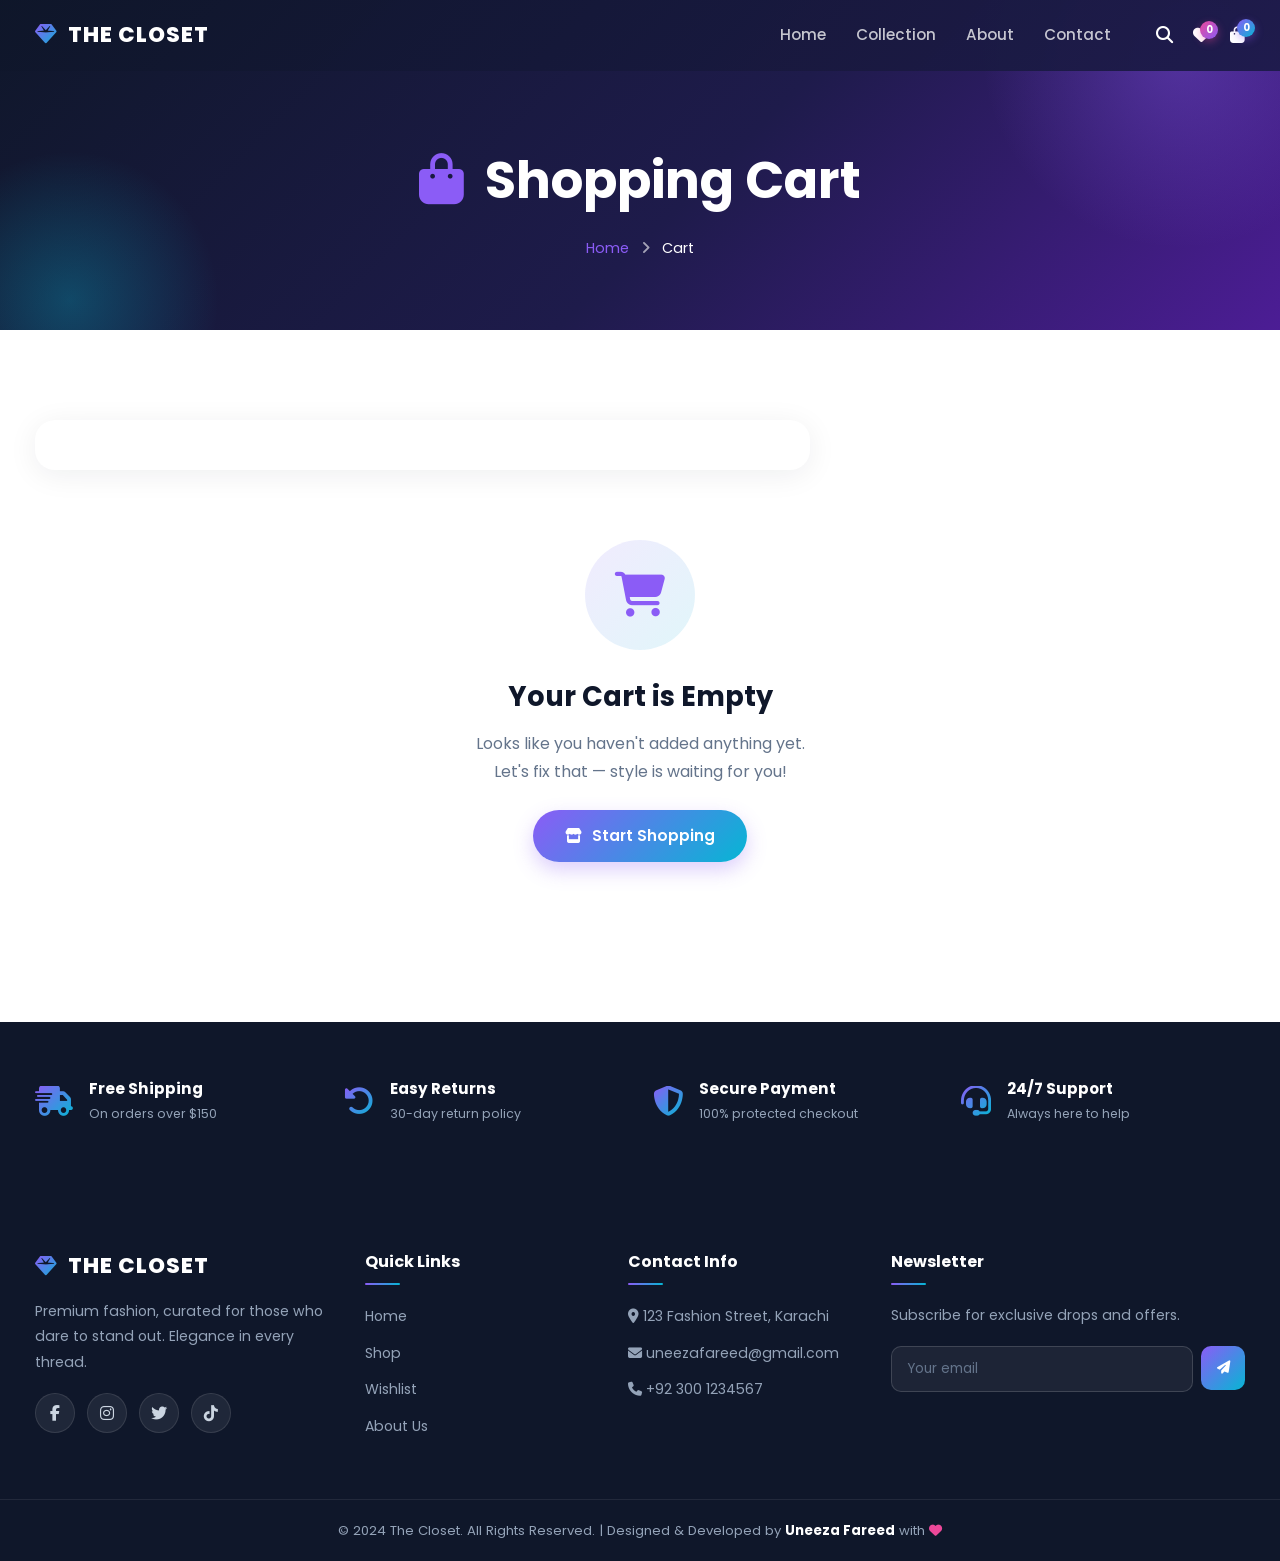
<file: HTML/cart.html>
<!DOCTYPE html>
<html lang="en">
<head>
    <meta charset="UTF-8">
    <meta name="viewport" content="width=device-width, initial-scale=1.0">
    <title>Shopping Cart | The Closet</title>

    <!-- Google Fonts -->
    <link rel="preconnect" href="https://fonts.googleapis.com">
    <link rel="preconnect" href="https://fonts.gstatic.com" crossorigin>
    <link href="https://fonts.googleapis.com/css2?family=Poppins:wght@300;400;500;600;700;800&display=swap" rel="stylesheet">

    <!-- Font Awesome -->
    <link rel="stylesheet" href="https://cdnjs.cloudflare.com/ajax/libs/font-awesome/6.5.1/css/all.min.css">

    <!-- Common + Cart CSS (path apne folder ke hisaab se adjust karna) -->
    <link rel="stylesheet" href="../CSS/pages.css">
    <link rel="stylesheet" href="../CSS/cart.css">
</head>
<body>

    <!-- ========== PRELOADER ========== -->
    <div id="preloader">
        <div class="loader">
            <span class="loader-text">THE CLOSET</span>
        </div>
    </div>

    <!-- ========== NAVBAR ========== -->
    <header id="navbar">
        <div class="container nav-container">
            <a href="index.html" class="logo">
                <i class="fas fa-gem logo-icon"></i> THE CLOSET
            </a>

            <nav class="nav-menu" id="navMenu">
                <ul class="nav-list">
                    <li><a href="index.html" class="nav-link">Home</a></li>
                    <li><a href="shop.html" class="nav-link">Collection</a></li>
                    <li><a href="about.html" class="nav-link">About</a></li>
                    <li><a href="contact.html" class="nav-link">Contact</a></li>
                </ul>
                <div class="nav-icons">
                    <a href="shop.html" class="icon-btn" id="searchIconBtn"><i class="fas fa-search"></i></a>
                    <a href="#" class="icon-btn" id="wishIconBtn"><i class="fas fa-heart"></i></a>
                    <a href="#" class="icon-btn cart-btn" id="cartIconBtn">
                        <i class="fas fa-shopping-bag"></i> <span class="cart-count" id="cartCount">0</span>
                    </a>
                </div>
            </nav>

            <div class="hamburger" id="hamburger">
                <span class="bar"></span>
                <span class="bar"></span>
                <span class="bar"></span>
            </div>
        </div>
    </header>

    <main>
        <!-- ========== PAGE BANNER ========== -->
        <section class="page-banner">
            <div class="container">
                <h1 class="banner-title"><i class="fas fa-shopping-bag"></i> Shopping Cart</h1>
                <ul class="breadcrumb">
                    <li><a href="index.html">Home</a></li>
                    <li><i class="fas fa-angle-right"></i></li>
                    <li class="current">Cart</li>
                </ul>
            </div>
        </section>

        <!-- ========== CART SECTION ========== -->
        <section class="cart-section section">
            <div class="container">

                <!-- Free Shipping Progress Bar -->
                <div class="ship-progress reveal" id="shipProgress">
                    <p id="shipMsg">Add <strong>$150.00</strong> more to get <strong>FREE Shipping</strong>! 🚀</p>
                    <div class="progress-track">
                        <div class="progress-fill" id="progressFill"></div>
                    </div>
                </div>

                <div class="cart-layout">
                    <!-- ===== Left: Cart Items ===== -->
                    <div class="cart-box reveal">
                        <!-- Table Head (sirf desktop) -->
                        <div class="cart-head" id="cartHead">
                            <span>Product</span>
                            <span>Price</span>
                            <span>Quantity</span>
                            <span>Total</span>
                            <span></span>
                        </div>

                        <!-- Rows JS se render hongi -->
                        <div id="cartTableBody"></div>

                        <!-- Box Actions -->
                        <div class="cart-actions" id="cartActions">
                            <a href="shop.html" class="btn btn-outline btn-small">
                                <i class="fas fa-arrow-left"></i> Continue Shopping
                            </a>
                            <button class="btn btn-ghost btn-small" id="clearCartBtn">
                                <i class="fas fa-trash-can"></i> Clear Cart
                            </button>
                        </div>
                    </div>

                    <!-- ===== Right: Order Summary ===== -->
                    <aside class="summary-card reveal" id="summaryCard">
                        <h3 class="summary-title"><i class="fas fa-receipt"></i> Order Summary</h3>

                        <!-- Coupon Applied View -->
                        <div class="coupon-applied" id="couponApplied" style="display:none;">
                            <span><i class="fas fa-tag"></i> <strong id="couponCodeTxt"></strong> applied</span>
                            <button id="couponRemove" title="Remove coupon"><i class="fas fa-xmark"></i></button>
                        </div>

                        <!-- Coupon Input -->
                        <div class="coupon-box" id="couponBox">
                            <input type="text" id="couponInput" placeholder="Coupon code (try CLOSET10)">
                            <button id="couponApplyBtn">Apply</button>
                        </div>

                        <div class="summary-lines">
                            <div class="summary-line">
                                <span>Subtotal</span>
                                <strong id="sumSubtotal">$0.00</strong>
                            </div>
                            <div class="summary-line discount" id="discountLine" style="display:none;">
                                <span>Discount <small id="discountLabel"></small></span>
                                <strong id="sumDiscount">-$0.00</strong>
                            </div>
                            <div class="summary-line">
                                <span>Shipping</span>
                                <strong id="sumShipping">$0.00</strong>
                            </div>
                            <div class="summary-line total">
                                <span>Total</span>
                                <strong id="sumTotal">$0.00</strong>
                            </div>
                        </div>

                        <a href="checkout.html" class="btn btn-primary btn-full checkout-btn" id="checkoutBtn">
                            Proceed to Checkout <i class="fas fa-arrow-right"></i>
                        </a>

                        <div class="secure-note">
                            <i class="fas fa-lock"></i> Secure 256-bit SSL Encrypted Payment
                        </div>

                        <div class="pay-icons">
                            <i class="fab fa-cc-visa"></i>
                            <i class="fab fa-cc-mastercard"></i>
                            <i class="fab fa-cc-paypal"></i>
                            <i class="fab fa-cc-apple-pay"></i>
                        </div>
                    </aside>
                </div>

                <!-- ===== Empty Cart State ===== -->
                <div class="cart-empty-page" id="emptyCart" style="display:none;">
                    <div class="empty-icon">
                        <i class="fas fa-cart-shopping"></i>
                    </div>
                    <h2>Your Cart is Empty</h2>
                    <p>Looks like you haven't added anything yet.<br>Let's fix that — style is waiting for you!</p>
                    <a href="shop.html" class="btn btn-primary">
                        <i class="fas fa-store"></i> Start Shopping
                    </a>
                </div>
            </div>
        </section>

        <!-- ========== FEATURES STRIP ========== -->
        <section class="features-strip">
            <div class="container features-grid">
                <div class="feature-item reveal">
                    <i class="fas fa-truck-fast"></i>
                    <div><h4>Free Shipping</h4><p>On orders over $150</p></div>
                </div>
                <div class="feature-item reveal">
                    <i class="fas fa-rotate-left"></i>
                    <div><h4>Easy Returns</h4><p>30-day return policy</p></div>
                </div>
                <div class="feature-item reveal">
                    <i class="fas fa-shield-halved"></i>
                    <div><h4>Secure Payment</h4><p>100% protected checkout</p></div>
                </div>
                <div class="feature-item reveal">
                    <i class="fas fa-headset"></i>
                    <div><h4>24/7 Support</h4><p>Always here to help</p></div>
                </div>
            </div>
        </section>
    </main>

    <!-- ========== FOOTER (apna existing footer paste kar sakte ho) ========== -->
    <footer class="footer">
        <div class="container footer-container">
            <div class="footer-col">
                <a href="index.html" class="logo"><i class="fas fa-gem logo-icon"></i> THE CLOSET</a>
                <p>Premium fashion, curated for those who dare to stand out. Elegance in every thread.</p>
                <div class="social-icons">
                    <a href="#"><i class="fab fa-facebook-f"></i></a>
                    <a href="#"><i class="fab fa-instagram"></i></a>
                    <a href="#"><i class="fab fa-twitter"></i></a>
                    <a href="#"><i class="fab fa-tiktok"></i></a>
                </div>
            </div>
            <div class="footer-col">
                <h4>Quick Links</h4>
                <ul>
                    <li><a href="index.html">Home</a></li>
                    <li><a href="shop.html">Shop</a></li>
                    <li><a href="cart.html">Cart</a></li>
                    <li><a href="about.html">About Us</a></li>
                </ul>
            </div>
            <div class="footer-col">
                <h4>Support</h4>
                <ul>
                    <li><a href="contact.html">Contact</a></li>
                    <li><a href="#">FAQs</a></li>
                    <li><a href="#">Shipping Info</a></li>
                    <li><a href="#">Returns</a></li>
                </ul>
            </div>
            <div class="footer-col">
                <h4>Newsletter</h4>
                <p>Subscribe for exclusive drops & offers.</p>
                <div class="newsletter-box">
                    <input type="email" placeholder="Your email">
                    <button><i class="fas fa-paper-plane"></i></button>
                </div>
            </div>
        </div>
        <div class="footer-bottom">
            <p>© 2024 The Closet. All Rights Reserved. Crafted with <i class="fas fa-heart"></i></p>
        </div>
    </footer>

    <!-- ========== CART DRAWER (slide-in) ========== -->
    <div class="cart-overlay" id="cartOverlay">
        <aside class="cart-drawer">
            <div class="cart-drawer-head">
                <h3><i class="fas fa-shopping-bag"></i> Your Cart <span id="cartDrawerCount">(0)</span></h3>
                <button class="drawer-close" id="cartClose"><i class="fas fa-xmark"></i></button>
            </div>
            <div class="cart-drawer-items" id="cartItems"></div>
            <div class="cart-drawer-foot">
                <div class="cart-subtotal-row">
                    <span>Subtotal:</span>
                    <strong id="cartSubtotal">$0.00</strong>
                </div>
                <a href="cart.html" class="btn btn-primary btn-full">View Cart</a>
                <a href="checkout.html" class="btn btn-outline btn-full">Checkout</a>
            </div>
        </aside>
    </div>

    <!-- ========== SCROLL TO TOP ========== -->
    <button id="scrollTopBtn"><i class="fas fa-arrow-up"></i></button>

    <!-- ========== TOASTS ========== -->
    <div id="toastContainer"></div>

    <!-- Scripts (path apne folder ke hisaab se adjust karna) -->
    <script src="../JS/script.js"></script>
    <script src="../JS/cart.js"></script>
</body>
</html>
</file>
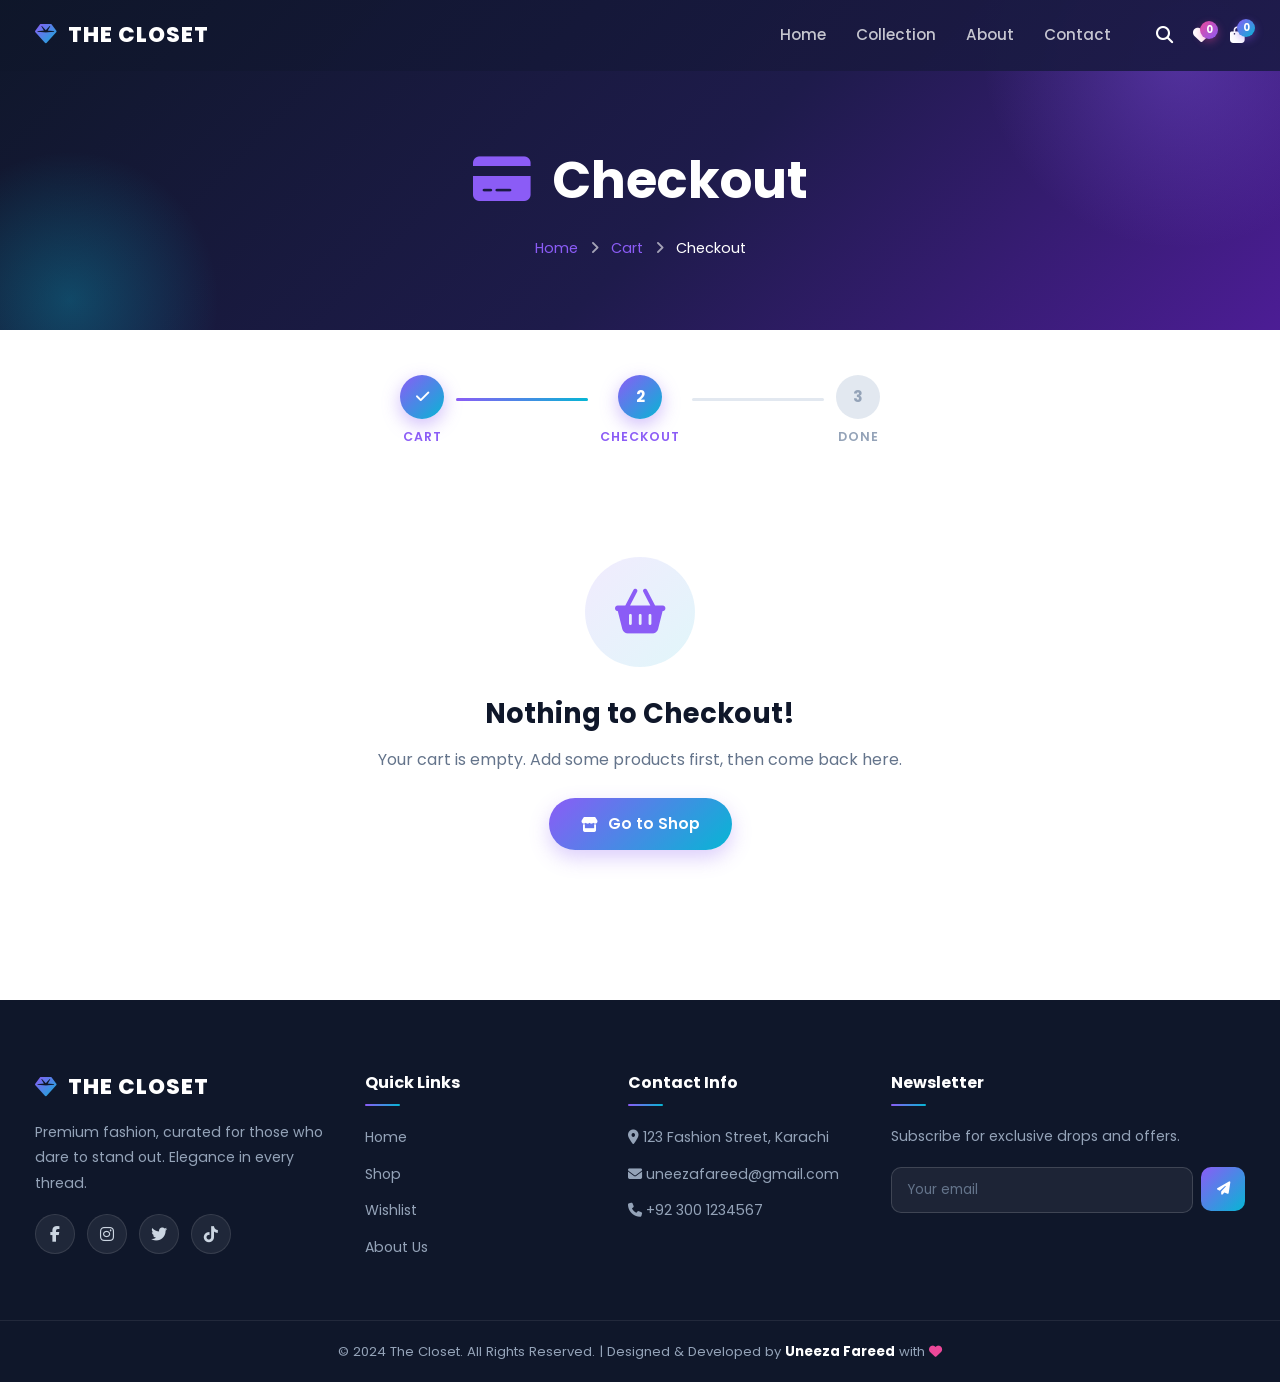
<file: HTML/checkout.html>
<!DOCTYPE html>
<html lang="en">
<head>
    <meta charset="UTF-8">
    <meta name="viewport" content="width=device-width, initial-scale=1.0">
    <title>Checkout | The Closet</title>

    <!-- Google Fonts -->
    <link rel="preconnect" href="https://fonts.googleapis.com">
    <link rel="preconnect" href="https://fonts.gstatic.com" crossorigin>
    <link href="https://fonts.googleapis.com/css2?family=Poppins:wght@300;400;500;600;700;800&display=swap" rel="stylesheet">

    <!-- Font Awesome -->
    <link rel="stylesheet" href="https://cdnjs.cloudflare.com/ajax/libs/font-awesome/6.5.1/css/all.min.css">

    <!-- Common + Checkout CSS (path apne folder ke hisaab se adjust karna) -->
    <link rel="stylesheet" href="../CSS/pages.css">
    <link rel="stylesheet" href="../CSS/checkout.css">
</head>
<body>

    <!-- ========== PRELOADER ========== -->
    <div id="preloader">
        <div class="loader">
            <span class="loader-text">THE CLOSET</span>
        </div>
    </div>

    <!-- ========== NAVBAR ========== -->
    <header id="navbar">
        <div class="container nav-container">
            <a href="index.html" class="logo">
                <i class="fas fa-gem logo-icon"></i> THE CLOSET
            </a>

            <nav class="nav-menu" id="navMenu">
                <ul class="nav-list">
                    <li><a href="index.html" class="nav-link">Home</a></li>
                    <li><a href="shop.html" class="nav-link">Collection</a></li>
                    <li><a href="about.html" class="nav-link">About</a></li>
                    <li><a href="contact.html" class="nav-link">Contact</a></li>
                </ul>
                <div class="nav-icons">
                    <a href="shop.html" class="icon-btn"><i class="fas fa-search"></i></a>
                    <a href="#" class="icon-btn" id="wishIconBtn"><i class="fas fa-heart"></i></a>
                    <a href="cart.html" class="icon-btn cart-btn">
                        <i class="fas fa-shopping-bag"></i> <span class="cart-count" id="cartCount">0</span>
                    </a>
                </div>
            </nav>

            <div class="hamburger" id="hamburger">
                <span class="bar"></span>
                <span class="bar"></span>
                <span class="bar"></span>
            </div>
        </div>
    </header>

    <main>
        <!-- ========== PAGE BANNER ========== -->
        <section class="page-banner">
            <div class="container">
                <h1 class="banner-title"><i class="fas fa-credit-card"></i> Checkout</h1>
                <ul class="breadcrumb">
                    <li><a href="index.html">Home</a></li>
                    <li><i class="fas fa-angle-right"></i></li>
                    <li><a href="cart.html">Cart</a></li>
                    <li><i class="fas fa-angle-right"></i></li>
                    <li class="current">Checkout</li>
                </ul>
            </div>
        </section>

        <!-- ========== CHECKOUT STEPS ========== -->
        <section class="steps-section">
            <div class="container">
                <div class="steps reveal">
                    <div class="step done">
                        <div class="step-circle"><i class="fas fa-check"></i></div>
                        <span class="step-label">Cart</span>
                    </div>
                    <div class="step-line active"></div>
                    <div class="step active">
                        <div class="step-circle">2</div>
                        <span class="step-label">Checkout</span>
                    </div>
                    <div class="step-line"></div>
                    <div class="step">
                        <div class="step-circle">3</div>
                        <span class="step-label">Done</span>
                    </div>
                </div>
            </div>
        </section>

        <!-- ========== CHECKOUT SECTION ========== -->
        <section class="checkout-section section">
            <div class="container">

                <!-- Empty Cart Guard -->
                <div class="empty-cart-guard" id="emptyGuard" style="display:none;">
                    <div class="empty-icon">
                        <i class="fas fa-basket-shopping"></i>
                    </div>
                    <h2>Nothing to Checkout!</h2>
                    <p>Your cart is empty. Add some products first, then come back here.</p>
                    <a href="shop.html" class="btn btn-primary"><i class="fas fa-store"></i> Go to Shop</a>
                </div>

                <div class="checkout-layout" id="checkoutLayout">

                    <!-- ===== LEFT: FORMS ===== -->
                    <div class="checkout-forms">

                        <!-- 1. Shipping Details -->
                        <div class="form-card reveal">
                            <div class="form-card-head">
                                <span class="form-step-num">1</span>
                                <h3><i class="fas fa-truck-fast"></i> Shipping Details</h3>
                            </div>
                            <div class="form-card-body">
                                <div class="form-row">
                                    <div class="form-group">
                                        <label>Full Name <span class="req">*</span></label>
                                        <div class="input-wrap">
                                            <i class="fas fa-user"></i>
                                            <input type="text" id="fullName" placeholder="Ali Khan" autocomplete="name">
                                        </div>
                                        <small class="error-msg">Please enter your full name</small>
                                    </div>
                                    <div class="form-group">
                                        <label>Phone Number <span class="req">*</span></label>
                                        <div class="input-wrap">
                                            <i class="fas fa-phone"></i>
                                            <input type="tel" id="phone" placeholder="+1 555 123 4567" autocomplete="tel">
                                        </div>
                                        <small class="error-msg">Please enter a valid phone number</small>
                                    </div>
                                </div>

                                <div class="form-group">
                                    <label>Email Address <span class="req">*</span></label>
                                    <div class="input-wrap">
                                        <i class="fas fa-envelope"></i>
                                        <input type="email" id="email" placeholder="you@example.com" autocomplete="email">
                                    </div>
                                    <small class="error-msg">Please enter a valid email address</small>
                                </div>

                                <div class="form-group">
                                    <label>Street Address <span class="req">*</span></label>
                                    <div class="input-wrap">
                                        <i class="fas fa-location-dot"></i>
                                        <input type="text" id="address" placeholder="House #, Street, Area" autocomplete="street-address">
                                    </div>
                                    <small class="error-msg">Please enter your address</small>
                                </div>

                                <div class="form-row three">
                                    <div class="form-group">
                                        <label>City <span class="req">*</span></label>
                                        <div class="input-wrap">
                                            <i class="fas fa-city"></i>
                                            <input type="text" id="city" placeholder="New York" autocomplete="address-level2">
                                        </div>
                                        <small class="error-msg">City required</small>
                                    </div>
                                    <div class="form-group">
                                        <label>ZIP Code <span class="req">*</span></label>
                                        <div class="input-wrap">
                                            <i class="fas fa-box"></i>
                                            <input type="text" id="zip" placeholder="10001" autocomplete="postal-code">
                                        </div>
                                        <small class="error-msg">ZIP required</small>
                                    </div>
                                    <div class="form-group">
                                        <label>Country <span class="req">*</span></label>
                                        <div class="input-wrap">
                                            <i class="fas fa-flag"></i>
                                            <select id="country">
                                                <option value="">Select Country</option>
                                                <option>United States</option>
                                                <option>United Kingdom</option>
                                                <option>Pakistan</option>
                                                <option>United Arab Emirates</option>
                                                <option>Canada</option>
                                                <option>Australia</option>
                                                <option>Germany</option>
                                                <option>Other</option>
                                            </select>
                                        </div>
                                        <small class="error-msg">Country required</small>
                                    </div>
                                </div>

                                <div class="form-group">
                                    <label>Order Notes <small>(optional)</small></label>
                                    <div class="input-wrap">
                                        <i class="fas fa-pen"></i>
                                        <textarea id="notes" rows="3" placeholder="Delivery instructions, gift note, etc."></textarea>
                                    </div>
                                </div>
                            </div>
                        </div>

                        <!-- 2. Payment Method -->
                        <div class="form-card reveal">
                            <div class="form-card-head">
                                <span class="form-step-num">2</span>
                                <h3><i class="fas fa-wallet"></i> Payment Method</h3>
                            </div>
                            <div class="form-card-body">

                                <div class="payment-methods" id="paymentMethods">
                                    <!-- COD -->
                                    <label class="pay-option active" data-method="cod">
                                        <input type="radio" name="payment" value="cod" checked>
                                        <div class="pay-option-body">
                                            <div class="pay-icon cod"><i class="fas fa-money-bill-wave"></i></div>
                                            <div class="pay-text">
                                                <h4>Cash on Delivery</h4>
                                                <p>Pay when your order arrives</p>
                                            </div>
                                            <div class="pay-check"><i class="fas fa-circle-check"></i></div>
                                        </div>
                                    </label>

                                    <!-- Card -->
                                    <label class="pay-option" data-method="card">
                                        <input type="radio" name="payment" value="card">
                                        <div class="pay-option-body">
                                            <div class="pay-icon card"><i class="fas fa-credit-card"></i></div>
                                            <div class="pay-text">
                                                <h4>Credit / Debit Card</h4>
                                                <p>Visa, Mastercard, Amex</p>
                                            </div>
                                            <div class="pay-check"><i class="fas fa-circle-check"></i></div>
                                        </div>
                                    </label>

                                    <!-- Wallet -->
                                    <label class="pay-option" data-method="wallet">
                                        <input type="radio" name="payment" value="wallet">
                                        <div class="pay-option-body">
                                            <div class="pay-icon wallet"><i class="fab fa-paypal"></i></div>
                                            <div class="pay-text">
                                                <h4>Digital Wallet</h4>
                                                <p>PayPal, Apple Pay, Google Pay</p>
                                            </div>
                                            <div class="pay-check"><i class="fas fa-circle-check"></i></div>
                                        </div>
                                    </label>
                                </div>

                                <!-- ===== CARD FIELDS + LIVE PREVIEW ===== -->
                                <div class="card-fields" id="cardFields">
                                    <!-- Live Card Preview -->
                                    <div class="card-preview-wrap">
                                        <div class="card-preview" id="cardPreview">
                                            <!-- FRONT -->
                                            <div class="card-face card-front">
                                                <div class="card-top">
                                                    <i class="fas fa-wifi card-chip"></i>
                                                    <i class="fab fa-cc-visa card-brand" id="cardBrandIcon"></i>
                                                </div>
                                                <div class="card-number" id="previewNumber">•••• •••• •••• ••••</div>
                                                <div class="card-bottom">
                                                    <div class="card-holder">
                                                        <span>Card Holder</span>
                                                        <strong id="previewName">YOUR NAME</strong>
                                                    </div>
                                                    <div class="card-exp">
                                                        <span>Expires</span>
                                                        <strong id="previewExp">MM/YY</strong>
                                                    </div>
                                                </div>
                                            </div>
                                            <!-- BACK -->
                                            <div class="card-face card-back">
                                                <div class="card-stripe"></div>
                                                <div class="card-cvc-row">
                                                    <span>CVC</span>
                                                    <div class="card-cvc-box" id="previewCvc">•••</div>
                                                </div>
                                                <p class="card-note">THE CLOSET PREMIUM CARD</p>
                                            </div>
                                        </div>
                                    </div>

                                    <!-- Card Inputs -->
                                    <div class="form-group">
                                        <label>Card Number <span class="req">*</span></label>
                                        <div class="input-wrap">
                                            <i class="fas fa-credit-card"></i>
                                            <input type="text" id="cardNumber" placeholder="1234 5678 9012 3456" maxlength="19" inputmode="numeric">
                                        </div>
                                        <small class="error-msg">Enter a valid 16-digit card number</small>
                                    </div>

                                    <div class="form-group">
                                        <label>Name on Card <span class="req">*</span></label>
                                        <div class="input-wrap">
                                            <i class="fas fa-user"></i>
                                            <input type="text" id="cardName" placeholder="ALI KHAN">
                                        </div>
                                        <small class="error-msg">Name on card required</small>
                                    </div>

                                    <div class="form-row">
                                        <div class="form-group">
                                            <label>Expiry Date <span class="req">*</span></label>
                                            <div class="input-wrap">
                                                <i class="fas fa-calendar"></i>
                                                <input type="text" id="cardExpiry" placeholder="MM/YY" maxlength="5" inputmode="numeric">
                                            </div>
                                            <small class="error-msg">Invalid expiry (MM/YY)</small>
                                        </div>
                                        <div class="form-group">
                                            <label>CVC <span class="req">*</span></label>
                                            <div class="input-wrap">
                                                <i class="fas fa-lock"></i>
                                                <input type="password" id="cardCvc" placeholder="•••" maxlength="3" inputmode="numeric">
                                            </div>
                                            <small class="error-msg">3-digit CVC required</small>
                                        </div>
                                    </div>
                                </div>

                                <!-- Wallet note -->
                                <div class="wallet-note" id="walletNote">
                                    <i class="fab fa-paypal"></i>
                                    <p>You'll be redirected to complete your payment securely after placing the order.</p>
                                </div>

                                <!-- COD note -->
                                <div class="cod-note" id="codNote">
                                    <i class="fas fa-money-bill-wave"></i>
                                    <p>Keep <strong id="codAmount">$0.00</strong> ready at delivery. Cash only.</p>
                                </div>
                            </div>
                        </div>
                    </div>

                    <!-- ===== RIGHT: ORDER SUMMARY ===== -->
                    <aside class="summary-card reveal" id="summaryCard">
                        <h3 class="summary-title"><i class="fas fa-clipboard-list"></i> Your Order</h3>

                        <!-- Items -->
                        <div class="order-items" id="orderItems"></div>

                        <!-- Coupon applied -->
                        <div class="coupon-applied" id="couponApplied">
                            <span><i class="fas fa-tag"></i> <strong id="couponCodeTxt"></strong></span>
                            <a href="cart.html" class="coupon-edit">Edit</a>
                        </div>

                        <!-- Totals -->
                        <div class="summary-lines">
                            <div class="summary-line">
                                <span>Subtotal</span>
                                <strong id="sumSubtotal">$0.00</strong>
                            </div>
                            <div class="summary-line discount" id="discountLine" style="display:none;">
                                <span>Discount <small id="discountLabel"></small></span>
                                <strong id="sumDiscount">-$0.00</strong>
                            </div>
                            <div class="summary-line">
                                <span>Shipping</span>
                                <strong id="sumShipping">$0.00</strong>
                            </div>
                            <div class="summary-line total">
                                <span>Total</span>
                                <strong id="sumTotal">$0.00</strong>
                            </div>
                        </div>

                        <!-- Place Order -->
                        <button class="btn btn-primary btn-full place-order-btn" id="placeOrderBtn">
                            <span class="btn-text"><i class="fas fa-lock"></i> Place Order</span>
                            <span class="btn-loader" style="display:none;">
                                <i class="fas fa-circle-notch fa-spin"></i> Processing...
                            </span>
                        </button>

                        <div class="secure-note">
                            <i class="fas fa-lock"></i> Secure 256-bit SSL Encrypted Checkout
                        </div>

                        <div class="pay-icons">
                            <i class="fab fa-cc-visa"></i>
                            <i class="fab fa-cc-mastercard"></i>
                            <i class="fab fa-cc-paypal"></i>
                            <i class="fab fa-cc-apple-pay"></i>
                        </div>
                    </aside>
                </div>
            </div>
        </section>
    </main>

    <!-- ========== ORDER SUCCESS OVERLAY ========== -->
    <div class="success-overlay" id="successOverlay">
        <div class="confetti-container" id="confettiContainer"></div>
        <div class="success-box">
            <!-- Animated Checkmark -->
            <div class="success-check">
                <svg viewBox="0 0 100 100">
                    <circle class="check-circle" cx="50" cy="50" r="46" fill="none"/>
                    <path class="check-mark" d="M28 52 L44 68 L74 36" fill="none"/>
                </svg>
            </div>
            <h2>Order Placed! 🎉</h2>
            <p class="success-msg">Thank you, <strong id="successName">friend</strong>! Your order has been confirmed.</p>

            <div class="success-details">
                <div class="success-detail">
                    <span>Order Number</span>
                    <strong id="orderNumber">TC-000000</strong>
                </div>
                <div class="success-detail">
                    <span>Amount Paid</span>
                    <strong id="orderTotal">$0.00</strong>
                </div>
                <div class="success-detail">
                    <span>Payment Method</span>
                    <strong id="orderMethod">COD</strong>
                </div>
                <div class="success-detail">
                    <span>Estimated Delivery</span>
                    <strong id="orderEta">3-5 Days</strong>
                </div>
            </div>

            <p class="success-email"><i class="fas fa-envelope-circle-check"></i> Confirmation sent to <span id="successEmail">your email</span></p>

            <div class="success-actions">
                <a href="index.html" class="btn btn-primary"><i class="fas fa-house"></i> Back to Home</a>
                <a href="shop.html" class="btn btn-outline"><i class="fas fa-store"></i> Continue Shopping</a>
            </div>
        </div>
    </div>

    <!-- ========== FOOTER ========== -->
    <footer class="footer">
        <div class="container footer-container">
            <div class="footer-col">
                <a href="index.html" class="logo"><i class="fas fa-gem logo-icon"></i> THE CLOSET</a>
                <p>Premium fashion, curated for those who dare to stand out. Elegance in every thread.</p>
                <div class="social-icons">
                    <a href="#"><i class="fab fa-facebook-f"></i></a>
                    <a href="#"><i class="fab fa-instagram"></i></a>
                    <a href="#"><i class="fab fa-twitter"></i></a>
                    <a href="#"><i class="fab fa-tiktok"></i></a>
                </div>
            </div>
            <div class="footer-col">
                <h4>Quick Links</h4>
                <ul>
                    <li><a href="index.html">Home</a></li>
                    <li><a href="shop.html">Shop</a></li>
                    <li><a href="cart.html">Cart</a></li>
                    <li><a href="about.html">About Us</a></li>
                </ul>
            </div>
            <div class="footer-col">
                <h4>Support</h4>
                <ul>
                    <li><a href="contact.html">Contact</a></li>
                    <li><a href="#">FAQs</a></li>
                    <li><a href="#">Shipping Info</a></li>
                    <li><a href="#">Returns</a></li>
                </ul>
            </div>
            <div class="footer-col">
                <h4>Newsletter</h4>
                <p>Subscribe for exclusive drops & offers.</p>
                <div class="newsletter-box">
                    <input type="email" placeholder="Your email">
                    <button><i class="fas fa-paper-plane"></i></button>
                </div>
            </div>
        </div>
        <div class="footer-bottom">
            <p>© 2024 The Closet. All Rights Reserved. Crafted with <i class="fas fa-heart"></i></p>
        </div>
    </footer>

    <!-- ========== SCROLL TO TOP ========== -->
    <button id="scrollTopBtn"><i class="fas fa-arrow-up"></i></button>

    <!-- ========== TOASTS ========== -->
    <div id="toastContainer"></div>

    <!-- Scripts -->
    <script src="../JS/script.js"></script>
    <script src="../JS/checkout.js"></script>
</body>
</html>
</file>
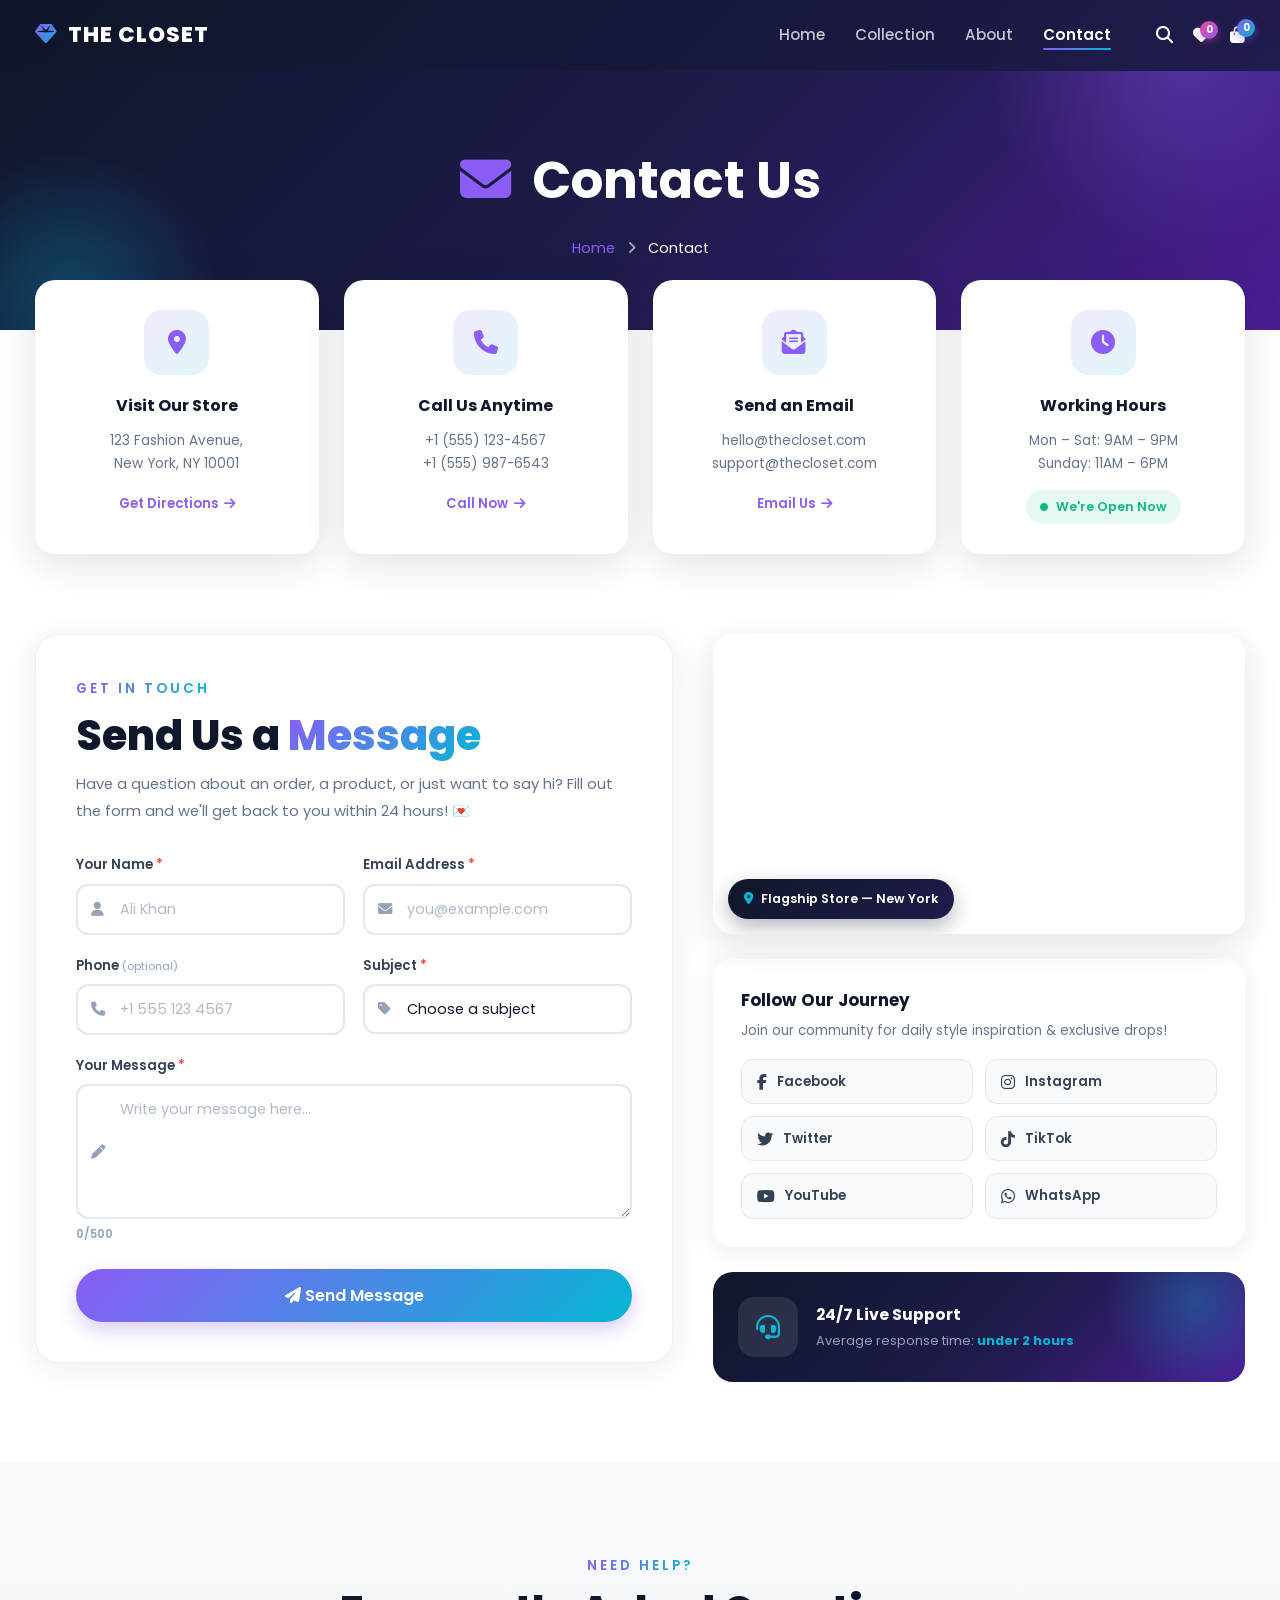
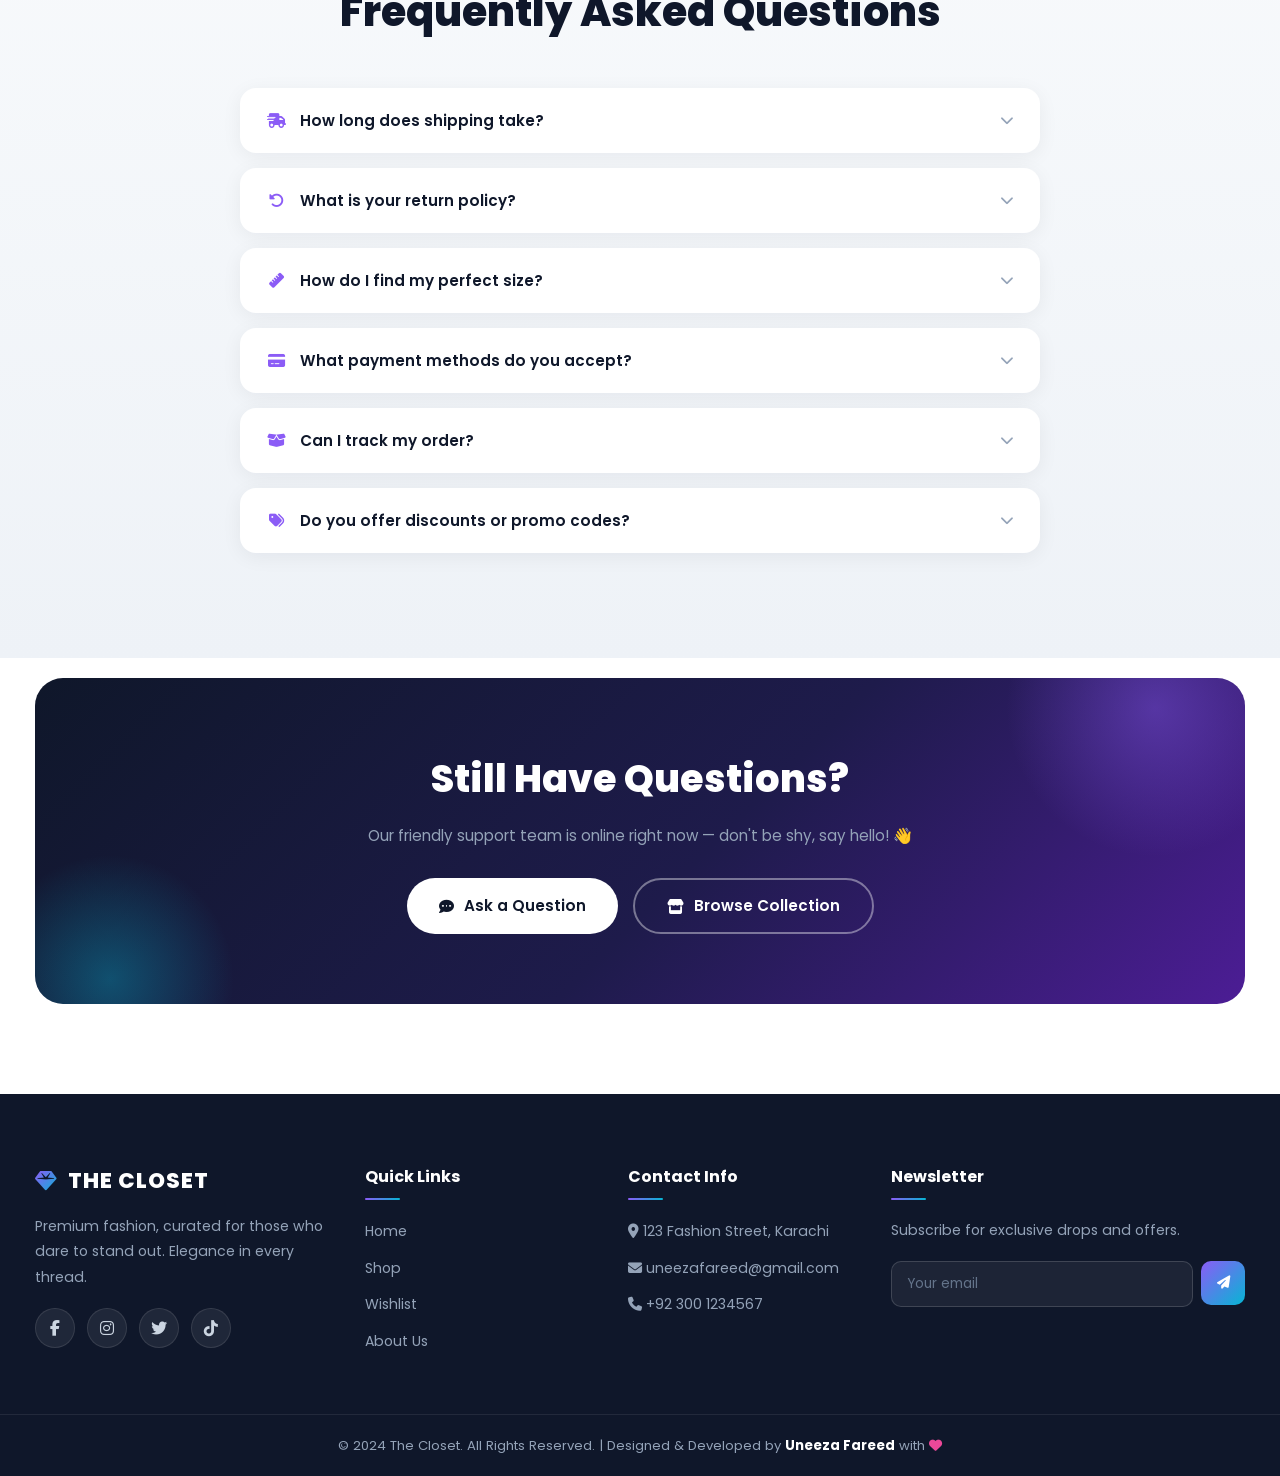
<file: HTML/contact.html>
<!DOCTYPE html>
<html lang="en">
<head>
    <meta charset="UTF-8">
    <meta name="viewport" content="width=device-width, initial-scale=1.0">
    <title>Contact Us | The Closet</title>

    <!-- Google Fonts -->
    <link rel="preconnect" href="https://fonts.googleapis.com">
    <link rel="preconnect" href="https://fonts.gstatic.com" crossorigin>
    <link href="https://fonts.googleapis.com/css2?family=Poppins:wght@300;400;500;600;700;800&display=swap" rel="stylesheet">

    <!-- Font Awesome -->
    <link rel="stylesheet" href="https://cdnjs.cloudflare.com/ajax/libs/font-awesome/6.5.1/css/all.min.css">

    <!-- Common + Contact CSS (path apne folder ke hisaab se adjust karna) -->
    <link rel="stylesheet" href="../CSS/pages.css">
    <link rel="stylesheet" href="../CSS/contact.css">
</head>
<body>

    <!-- ========== PRELOADER ========== -->
    <div id="preloader">
        <div class="loader">
            <span class="loader-text">THE CLOSET</span>
        </div>
    </div>

    <!-- ========== NAVBAR ========== -->
    <header id="navbar">
        <div class="container nav-container">
            <a href="index.html" class="logo">
                <i class="fas fa-gem logo-icon"></i> THE CLOSET
            </a>

            <nav class="nav-menu" id="navMenu">
                <ul class="nav-list">
                    <li><a href="index.html" class="nav-link">Home</a></li>
                    <li><a href="shop.html" class="nav-link">Collection</a></li>
                    <li><a href="about.html" class="nav-link">About</a></li>
                    <li><a href="contact.html" class="nav-link active">Contact</a></li>
                </ul>
                <div class="nav-icons">
                    <a href="shop.html" class="icon-btn"><i class="fas fa-search"></i></a>
                    <a href="wishlist.html" class="icon-btn"><i class="fas fa-heart"></i></a>
                    <a href="cart.html" class="icon-btn cart-btn">
                        <i class="fas fa-shopping-bag"></i> <span class="cart-count" id="cartCount">0</span>
                    </a>
                </div>
            </nav>

            <div class="hamburger" id="hamburger">
                <span class="bar"></span>
                <span class="bar"></span>
                <span class="bar"></span>
            </div>
        </div>
    </header>

    <main>
        <!-- ========== PAGE BANNER ========== -->
        <section class="page-banner">
            <div class="container">
                <h1 class="banner-title"><i class="fas fa-envelope"></i> Contact Us</h1>
                <ul class="breadcrumb">
                    <li><a href="index.html">Home</a></li>
                    <li><i class="fas fa-angle-right"></i></li>
                    <li class="current">Contact</li>
                </ul>
            </div>
        </section>

        <!-- ========== CONTACT INFO CARDS ========== -->
        <section class="info-cards-section">
            <div class="container">
                <div class="info-cards-grid">
                    <div class="info-card reveal">
                        <div class="info-icon"><i class="fas fa-location-dot"></i></div>
                        <h4>Visit Our Store</h4>
                        <p>123 Fashion Avenue,<br>New York, NY 10001</p>
                        <a href="#" class="info-link">Get Directions <i class="fas fa-arrow-right"></i></a>
                    </div>
                    <div class="info-card reveal">
                        <div class="info-icon"><i class="fas fa-phone"></i></div>
                        <h4>Call Us Anytime</h4>
                        <p>+1 (555) 123-4567<br>+1 (555) 987-6543</p>
                        <a href="tel:+15551234567" class="info-link">Call Now <i class="fas fa-arrow-right"></i></a>
                    </div>
                    <div class="info-card reveal">
                        <div class="info-icon"><i class="fas fa-envelope-open-text"></i></div>
                        <h4>Send an Email</h4>
                        <p>hello@thecloset.com<br>support@thecloset.com</p>
                        <a href="mailto:hello@thecloset.com" class="info-link">Email Us <i class="fas fa-arrow-right"></i></a>
                    </div>
                    <div class="info-card reveal">
                        <div class="info-icon"><i class="fas fa-clock"></i></div>
                        <h4>Working Hours</h4>
                        <p>Mon – Sat: 9AM – 9PM<br>Sunday: 11AM – 6PM</p>
                        <span class="open-badge"><i class="fas fa-circle"></i> We're Open Now</span>
                    </div>
                </div>
            </div>
        </section>

        <!-- ========== CONTACT FORM + MAP ========== -->
        <section class="contact-main section">
            <div class="container">
                <div class="contact-layout">

                    <!-- ===== Left: Form ===== -->
                    <div class="contact-form-wrap reveal">
                        <span class="section-subtitle">Get In Touch</span>
                        <h2 class="section-title">Send Us a <span class="gradient-text">Message</span></h2>
                        <p class="form-intro">Have a question about an order, a product, or just want to say hi? Fill out the form and we'll get back to you within 24 hours! 💌</p>

                        <form id="contactForm" novalidate>
                            <div class="form-row">
                                <div class="form-group">
                                    <label>Your Name <span class="req">*</span></label>
                                    <div class="input-wrap">
                                        <i class="fas fa-user"></i>
                                        <input type="text" id="cName" placeholder="Ali Khan">
                                    </div>
                                    <small class="error-msg">Please enter your name (min 3 characters)</small>
                                </div>
                                <div class="form-group">
                                    <label>Email Address <span class="req">*</span></label>
                                    <div class="input-wrap">
                                        <i class="fas fa-envelope"></i>
                                        <input type="email" id="cEmail" placeholder="you@example.com">
                                    </div>
                                    <small class="error-msg">Please enter a valid email address</small>
                                </div>
                            </div>

                            <div class="form-row">
                                <div class="form-group">
                                    <label>Phone <small>(optional)</small></label>
                                    <div class="input-wrap">
                                        <i class="fas fa-phone"></i>
                                        <input type="tel" id="cPhone" placeholder="+1 555 123 4567">
                                    </div>
                                </div>
                                <div class="form-group">
                                    <label>Subject <span class="req">*</span></label>
                                    <div class="input-wrap">
                                        <i class="fas fa-tag"></i>
                                        <select id="cSubject">
                                            <option value="">Choose a subject</option>
                                            <option>Order Inquiry</option>
                                            <option>Product Question</option>
                                            <option>Returns & Refunds</option>
                                            <option>Shipping Info</option>
                                            <option>Partnership / Collab</option>
                                            <option>Other</option>
                                        </select>
                                    </div>
                                    <small class="error-msg">Please select a subject</small>
                                </div>
                            </div>

                            <div class="form-group">
                                <label>Your Message <span class="req">*</span></label>
                                <div class="input-wrap textarea-wrap">
                                    <i class="fas fa-pen"></i>
                                    <textarea id="cMessage" rows="5" placeholder="Write your message here..." maxlength="500"></textarea>
                                </div>
                                <div class="msg-footer">
                                    <small class="error-msg">Message must be at least 10 characters</small>
                                    <span class="char-counter"><span id="charCount">0</span>/500</span>
                                </div>
                            </div>

                            <button type="submit" class="btn btn-primary btn-full send-btn" id="sendBtn">
                                <span class="btn-text"><i class="fas fa-paper-plane"></i> Send Message</span>
                                <span class="btn-loader" style="display:none;">
                                    <i class="fas fa-circle-notch fa-spin"></i> Sending...
                                </span>
                            </button>
                        </form>
                    </div>

                    <!-- ===== Right: Map + Socials ===== -->
                    <aside class="contact-side reveal">
                        <!-- Map -->
                        <div class="map-wrap">
                            <iframe
                                src="https://www.google.com/maps/embed?pb=!1m18!1m12!1m3!1d193595.958324!2d-74.11976!3d40.69766!2m3!1f0!2f0!3f0!3m2!1i1024!2i768!4f13.1!3m3!1m2!1s0x89c24fa5d33f083b%3A0xc80b8f06e177fe62!2sNew%20York%2C%20NY!5e0!3m2!1sen!2sus!4v1"
                                width="100%"
                                height="300"
                                style="border:0;"
                                allowfullscreen=""
                                loading="lazy"
                                referrerpolicy="no-referrer-when-downgrade"
                                title="The Closet Store Location">
                            </iframe>
                            <div class="map-tag">
                                <i class="fas fa-location-dot"></i> Flagship Store — New York
                            </div>
                        </div>

                        <!-- Socials -->
                        <div class="social-box">
                            <h4>Follow Our Journey</h4>
                            <p>Join our community for daily style inspiration & exclusive drops!</p>
                            <div class="social-grid">
                                <a href="#" class="social-pill fb"><i class="fab fa-facebook-f"></i><span>Facebook</span></a>
                                <a href="#" class="social-pill ig"><i class="fab fa-instagram"></i><span>Instagram</span></a>
                                <a href="#" class="social-pill tw"><i class="fab fa-twitter"></i><span>Twitter</span></a>
                                <a href="#" class="social-pill tt"><i class="fab fa-tiktok"></i><span>TikTok</span></a>
                                <a href="#" class="social-pill yt"><i class="fab fa-youtube"></i><span>YouTube</span></a>
                                <a href="#" class="social-pill wa"><i class="fab fa-whatsapp"></i><span>WhatsApp</span></a>
                            </div>
                        </div>

                        <!-- Support Promise -->
                        <div class="support-box">
                            <div class="support-icon"><i class="fas fa-headset"></i></div>
                            <div>
                                <h4>24/7 Live Support</h4>
                                <p>Average response time: <strong>under 2 hours</strong></p>
                            </div>
                        </div>
                    </aside>
                </div>
            </div>
        </section>

        <!-- ========== FAQ SECTION ========== -->
        <section class="faq-section section">
            <div class="container">
                <div class="section-header">
                    <span class="section-subtitle">Need Help?</span>
                    <h2 class="section-title">Frequently Asked Questions</h2>
                </div>

                <div class="faq-list" id="faqList">
                    <!-- FAQ 1 -->
                    <div class="faq-item reveal">
                        <button class="faq-question">
                            <span><i class="fas fa-truck-fast faq-icon"></i> How long does shipping take?</span>
                            <i class="fas fa-chevron-down faq-arrow"></i>
                        </button>
                        <div class="faq-answer">
                            <p>Standard shipping takes 3-5 business days within the US, and 7-14 days for international orders. Orders over $150 ship absolutely FREE! 🚚</p>
                        </div>
                    </div>

                    <!-- FAQ 2 -->
                    <div class="faq-item reveal">
                        <button class="faq-question">
                            <span><i class="fas fa-rotate-left faq-icon"></i> What is your return policy?</span>
                            <i class="fas fa-chevron-down faq-arrow"></i>
                        </button>
                        <div class="faq-answer">
                            <p>We offer a hassle-free 30-day return policy. Items must be unworn with tags attached. Refunds are processed within 5-7 business days after we receive your return.</p>
                        </div>
                    </div>

                    <!-- FAQ 3 -->
                    <div class="faq-item reveal">
                        <button class="faq-question">
                            <span><i class="fas fa-ruler faq-icon"></i> How do I find my perfect size?</span>
                            <i class="fas fa-chevron-down faq-arrow"></i>
                        </button>
                        <div class="faq-answer">
                            <p>Every product page has a detailed size chart! If you're between sizes, we recommend sizing up. Still unsure? Chat with our stylists — they're happy to help you find your perfect fit.</p>
                        </div>
                    </div>

                    <!-- FAQ 4 -->
                    <div class="faq-item reveal">
                        <button class="faq-question">
                            <span><i class="fas fa-credit-card faq-icon"></i> What payment methods do you accept?</span>
                            <i class="fas fa-chevron-down faq-arrow"></i>
                        </button>
                        <div class="faq-answer">
                            <p>We accept all major credit/debit cards (Visa, Mastercard, Amex), PayPal, Apple Pay, Google Pay, and Cash on Delivery in select regions.</p>
                        </div>
                    </div>

                    <!-- FAQ 5 -->
                    <div class="faq-item reveal">
                        <button class="faq-question">
                            <span><i class="fas fa-box-open faq-icon"></i> Can I track my order?</span>
                            <i class="fas fa-chevron-down faq-arrow"></i>
                        </button>
                        <div class="faq-answer">
                            <p>Absolutely! Once your order ships, you'll receive a confirmation email with a live tracking link. You can also check your order status anytime by contacting our support team.</p>
                        </div>
                    </div>

                    <!-- FAQ 6 -->
                    <div class="faq-item reveal">
                        <button class="faq-question">
                            <span><i class="fas fa-tags faq-icon"></i> Do you offer discounts or promo codes?</span>
                            <i class="fas fa-chevron-down faq-arrow"></i>
                        </button>
                        <div class="faq-answer">
                            <p>Yes! Subscribe to our newsletter for an instant 10% off your first order. We also run seasonal sales, and cart page par hamesha coupons available hote hain (try CLOSET10 😉).</p>
                        </div>
                    </div>
                </div>
            </div>
        </section>

        <!-- ========== NEWSLETTER CTA ========== -->
        <section class="cta-section">
            <div class="container">
                <div class="cta-box reveal">
                    <div class="cta-glow cta-glow-1"></div>
                    <div class="cta-glow cta-glow-2"></div>
                    <h2>Still Have Questions?</h2>
                    <p>Our friendly support team is online right now — don't be shy, say hello! 👋</p>
                    <div class="cta-buttons">
                        <a href="#contactForm" class="btn btn-light"><i class="fas fa-comment-dots"></i> Ask a Question</a>
                        <a href="shop.html" class="btn btn-outline-light"><i class="fas fa-store"></i> Browse Collection</a>
                    </div>
                </div>
            </div>
        </section>
    </main>

    <!-- ========== SUCCESS MODAL ========== -->
    <div class="msg-success-overlay" id="msgSuccessOverlay">
        <div class="msg-success-box">
            <div class="success-check">
                <svg viewBox="0 0 100 100">
                    <circle class="check-circle" cx="50" cy="50" r="46" fill="none"/>
                    <path class="check-mark" d="M28 52 L44 68 L74 36" fill="none"/>
                </svg>
            </div>
            <h2>Message Sent! 🎉</h2>
            <p>Thanks, <strong id="senderName">friend</strong>! We've received your message and will reply to <span id="senderEmail">your email</span> within 24 hours.</p>
            <button class="btn btn-primary" id="successCloseBtn">
                <i class="fas fa-check"></i> Got It!
            </button>
        </div>
    </div>

    <!-- ========== FOOTER ========== -->
    <footer class="footer">
        <div class="container footer-container">
            <div class="footer-col">
                <a href="index.html" class="logo"><i class="fas fa-gem logo-icon"></i> THE CLOSET</a>
                <p>Premium fashion, curated for those who dare to stand out. Elegance in every thread.</p>
                <div class="social-icons">
                    <a href="#"><i class="fab fa-facebook-f"></i></a>
                    <a href="#"><i class="fab fa-instagram"></i></a>
                    <a href="#"><i class="fab fa-twitter"></i></a>
                    <a href="#"><i class="fab fa-tiktok"></i></a>
                </div>
            </div>
            <div class="footer-col">
                <h4>Quick Links</h4>
                <ul>
                    <li><a href="index.html">Home</a></li>
                    <li><a href="shop.html">Shop</a></li>
                    <li><a href="cart.html">Cart</a></li>
                    <li><a href="about.html">About Us</a></li>
                </ul>
            </div>
            <div class="footer-col">
                <h4>Support</h4>
                <ul>
                    <li><a href="contact.html">Contact</a></li>
                    <li><a href="#">FAQs</a></li>
                    <li><a href="#">Shipping Info</a></li>
                    <li><a href="#">Returns</a></li>
                </ul>
            </div>
            <div class="footer-col">
                <h4>Newsletter</h4>
                <p>Subscribe for exclusive drops & offers.</p>
                <div class="newsletter-box">
                    <input type="email" placeholder="Your email">
                    <button><i class="fas fa-paper-plane"></i></button>
                </div>
            </div>
        </div>
        <div class="footer-bottom">
            <p>© 2024 The Closet. All Rights Reserved. Crafted with <i class="fas fa-heart"></i></p>
        </div>
    </footer>

    <!-- ========== SCROLL TO TOP ========== -->
    <button id="scrollTopBtn"><i class="fas fa-arrow-up"></i></button>

    <!-- ========== TOASTS ========== -->
    <div id="toastContainer"></div>

    <!-- Scripts -->
    <script src="../JS/script.js"></script>
    <script src="../JS/contact.js"></script>
</body>
</html>
</file>
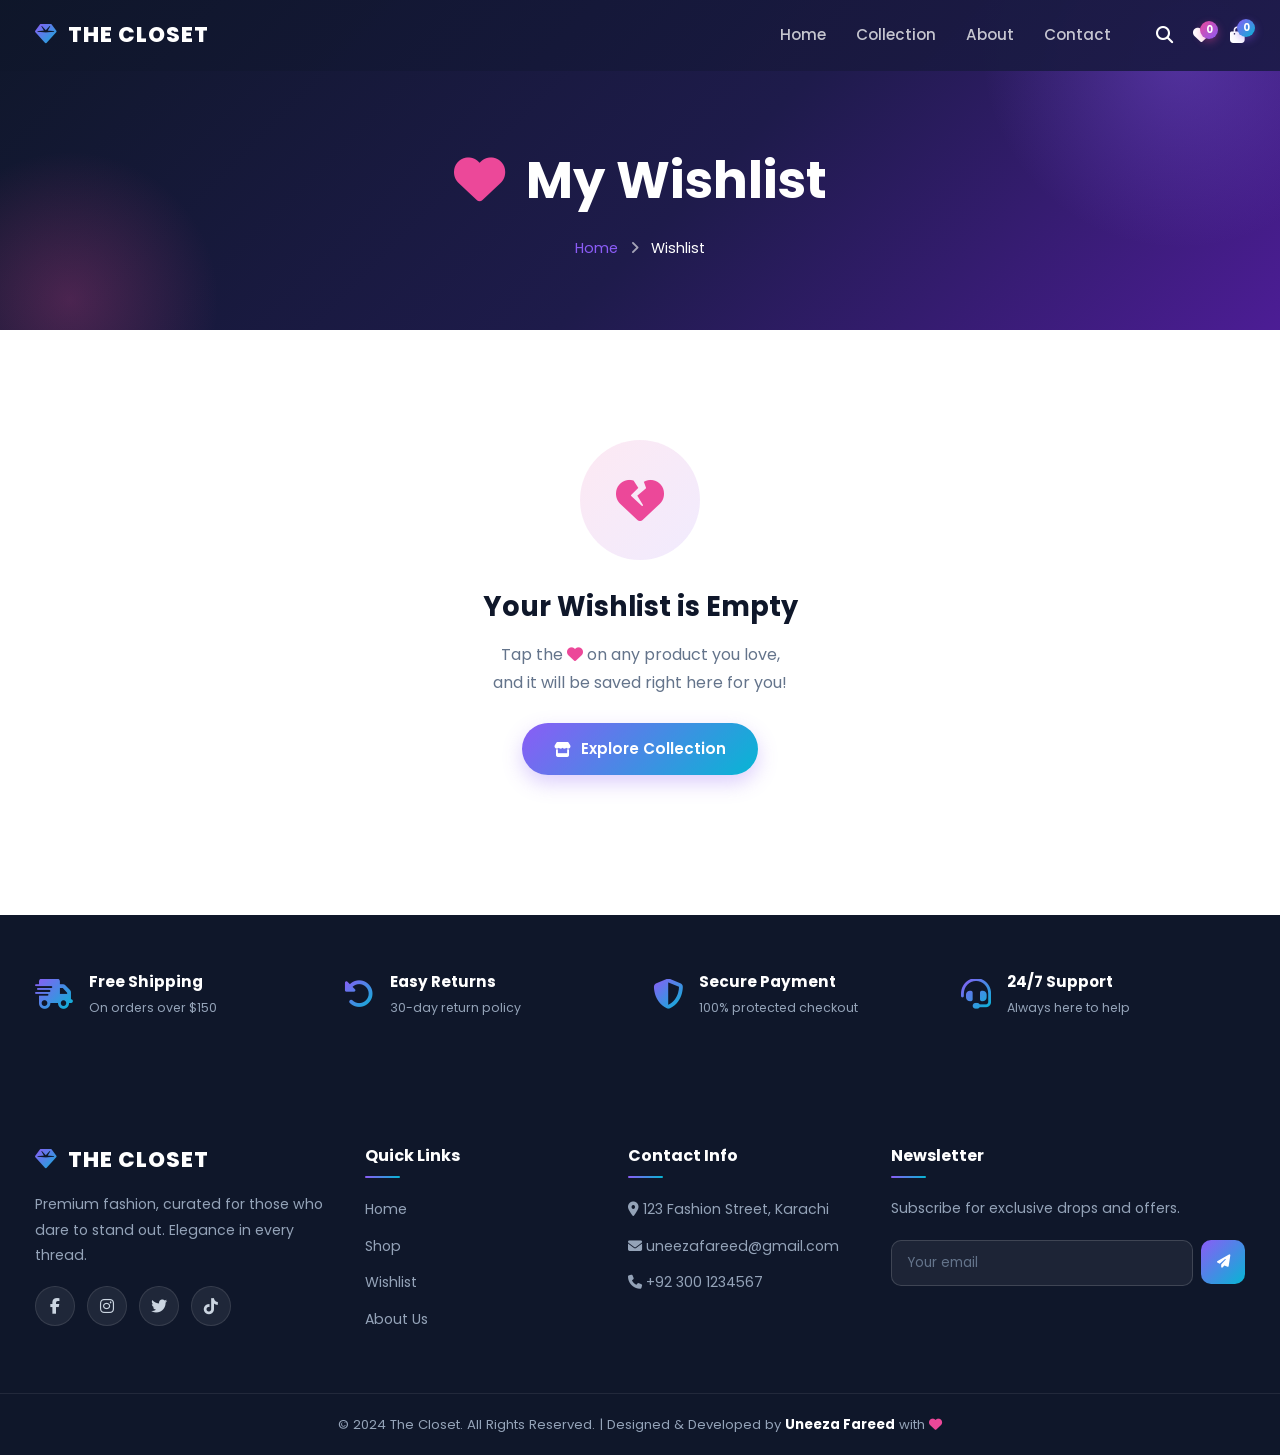
<file: HTML/wishlist.html>
<!DOCTYPE html>
<html lang="en">
<head>
    <meta charset="UTF-8">
    <meta name="viewport" content="width=device-width, initial-scale=1.0">
    <title>My Wishlist | The Closet</title>

    <!-- Google Fonts -->
    <link rel="preconnect" href="https://fonts.googleapis.com">
    <link rel="preconnect" href="https://fonts.gstatic.com" crossorigin>
    <link href="https://fonts.googleapis.com/css2?family=Poppins:wght@300;400;500;600;700;800&display=swap" rel="stylesheet">

    <!-- Font Awesome -->
    <link rel="stylesheet" href="https://cdnjs.cloudflare.com/ajax/libs/font-awesome/6.5.1/css/all.min.css">

    <!-- Common + Wishlist CSS (path apne folder ke hisaab se adjust karna) -->
    <link rel="stylesheet" href="../CSS/pages.css">
    <link rel="stylesheet" href="../CSS/wishlist.css">
</head>
<body>

    <!-- ========== PRELOADER ========== -->
    <div id="preloader">
        <div class="loader">
            <span class="loader-text">THE CLOSET</span>
        </div>
    </div>

    <!-- ========== NAVBAR ========== -->
    <header id="navbar">
        <div class="container nav-container">
            <a href="index.html" class="logo">
                <i class="fas fa-gem logo-icon"></i> THE CLOSET
            </a>

            <nav class="nav-menu" id="navMenu">
                <ul class="nav-list">
                    <li><a href="index.html" class="nav-link">Home</a></li>
                    <li><a href="shop.html" class="nav-link">Collection</a></li>
                    <li><a href="about.html" class="nav-link">About</a></li>
                    <li><a href="contact.html" class="nav-link">Contact</a></li>
                </ul>
                <div class="nav-icons">
                    <a href="shop.html" class="icon-btn"><i class="fas fa-search"></i></a>
                    <a href="wishlist.html" class="icon-btn wish-btn">
                        <i class="fas fa-heart"></i> <span class="wish-count" id="wishCount">0</span>
                    </a>
                    <a href="#" class="icon-btn cart-btn" id="cartIconBtn">
                        <i class="fas fa-shopping-bag"></i> <span class="cart-count" id="cartCount">0</span>
                    </a>
                </div>
            </nav>

            <div class="hamburger" id="hamburger">
                <span class="bar"></span>
                <span class="bar"></span>
                <span class="bar"></span>
            </div>
        </div>
    </header>

    <main>
        <!-- ========== PAGE BANNER ========== -->
        <section class="page-banner">
            <div class="container">
                <h1 class="banner-title"><i class="fas fa-heart"></i> My Wishlist</h1>
                <ul class="breadcrumb">
                    <li><a href="index.html">Home</a></li>
                    <li><i class="fas fa-angle-right"></i></li>
                    <li class="current">Wishlist</li>
                </ul>
            </div>
        </section>

        <!-- ========== WISHLIST SECTION ========== -->
        <section class="wishlist-section section">
            <div class="container">

                <!-- ===== Controls Bar ===== -->
                <div class="wish-controls reveal" id="wishControls">
                    <div class="wish-stats">
                        <div class="stat-box">
                            <i class="fas fa-heart"></i>
                            <div>
                                <strong id="statCount">0</strong>
                                <span>Items</span>
                            </div>
                        </div>
                        <div class="stat-box">
                            <i class="fas fa-coins"></i>
                            <div>
                                <strong id="statValue">$0.00</strong>
                                <span>Total Value</span>
                            </div>
                        </div>
                    </div>

                    <div class="wish-tools">
                        <select id="wishSort" class="wish-sort">
                            <option value="recent">Recently Added</option>
                            <option value="price-asc">Price: Low to High</option>
                            <option value="price-desc">Price: High to Low</option>
                            <option value="name">Name: A to Z</option>
                        </select>
                        <button class="btn btn-outline btn-small" id="moveAllBtn">
                            <i class="fas fa-cart-plus"></i> Move All to Cart
                        </button>
                        <button class="btn btn-ghost btn-small" id="clearAllBtn">
                            <i class="fas fa-trash-can"></i> <span id="clearAllTxt">Clear All</span>
                        </button>
                    </div>
                </div>

                <!-- ===== Products Grid ===== -->
                <div class="wish-grid" id="wishGrid"></div>

                <!-- ===== Empty State ===== -->
                <div class="wish-empty" id="wishEmpty" style="display:none;">
                    <div class="empty-heart">
                        <i class="fas fa-heart-crack"></i>
                    </div>
                    <h2>Your Wishlist is Empty</h2>
                    <p>Tap the <i class="fas fa-heart heart-inline"></i> on any product you love,<br>and it will be saved right here for you!</p>
                    <a href="shop.html" class="btn btn-primary">
                        <i class="fas fa-store"></i> Explore Collection
                    </a>
                </div>

                <!-- ===== Suggestions ===== -->
                <div class="suggestions" id="suggestionsSection">
                    <div class="section-header">
                        <span class="section-subtitle">Handpicked For You</span>
                        <h2 class="section-title">You May Also Like</h2>
                    </div>
                    <div class="wish-grid" id="suggestGrid"></div>
                </div>
            </div>
        </section>

        <!-- ========== FEATURES STRIP ========== -->
        <section class="features-strip">
            <div class="container features-grid">
                <div class="feature-item reveal">
                    <i class="fas fa-truck-fast"></i>
                    <div><h4>Free Shipping</h4><p>On orders over $150</p></div>
                </div>
                <div class="feature-item reveal">
                    <i class="fas fa-rotate-left"></i>
                    <div><h4>Easy Returns</h4><p>30-day return policy</p></div>
                </div>
                <div class="feature-item reveal">
                    <i class="fas fa-shield-halved"></i>
                    <div><h4>Secure Payment</h4><p>100% protected checkout</p></div>
                </div>
                <div class="feature-item reveal">
                    <i class="fas fa-headset"></i>
                    <div><h4>24/7 Support</h4><p>Always here to help</p></div>
                </div>
            </div>
        </section>
    </main>

    <!-- ========== FOOTER ========== -->
    <footer class="footer">
        <div class="container footer-container">
            <div class="footer-col">
                <a href="index.html" class="logo"><i class="fas fa-gem logo-icon"></i> THE CLOSET</a>
                <p>Premium fashion, curated for those who dare to stand out. Elegance in every thread.</p>
                <div class="social-icons">
                    <a href="#"><i class="fab fa-facebook-f"></i></a>
                    <a href="#"><i class="fab fa-instagram"></i></a>
                    <a href="#"><i class="fab fa-twitter"></i></a>
                    <a href="#"><i class="fab fa-tiktok"></i></a>
                </div>
            </div>
            <div class="footer-col">
                <h4>Quick Links</h4>
                <ul>
                    <li><a href="index.html">Home</a></li>
                    <li><a href="shop.html">Shop</a></li>
                    <li><a href="cart.html">Cart</a></li>
                    <li><a href="wishlist.html">Wishlist</a></li>
                </ul>
            </div>
            <div class="footer-col">
                <h4>Support</h4>
                <ul>
                    <li><a href="contact.html">Contact</a></li>
                    <li><a href="#">FAQs</a></li>
                    <li><a href="#">Shipping Info</a></li>
                    <li><a href="#">Returns</a></li>
                </ul>
            </div>
            <div class="footer-col">
                <h4>Newsletter</h4>
                <p>Subscribe for exclusive drops & offers.</p>
                <div class="newsletter-box">
                    <input type="email" placeholder="Your email">
                    <button><i class="fas fa-paper-plane"></i></button>
                </div>
            </div>
        </div>
        <div class="footer-bottom">
            <p>© 2024 The Closet. All Rights Reserved. Crafted with <i class="fas fa-heart"></i></p>
        </div>
    </footer>

    <!-- ========== CART DRAWER ========== -->
    <div class="cart-overlay" id="cartOverlay">
        <aside class="cart-drawer">
            <div class="cart-drawer-head">
                <h3><i class="fas fa-shopping-bag"></i> Your Cart <span id="cartDrawerCount">(0)</span></h3>
                <button class="drawer-close" id="cartClose"><i class="fas fa-xmark"></i></button>
            </div>
            <div class="cart-drawer-items" id="cartItems"></div>
            <div class="cart-drawer-foot">
                <div class="cart-subtotal-row">
                    <span>Subtotal:</span>
                    <strong id="cartSubtotal">$0.00</strong>
                </div>
                <a href="cart.html" class="btn btn-primary btn-full">View Cart</a>
                <a href="checkout.html" class="btn btn-outline btn-full">Checkout</a>
            </div>
        </aside>
    </div>

    <!-- ========== SCROLL TO TOP ========== -->
    <button id="scrollTopBtn"><i class="fas fa-arrow-up"></i></button>

    <!-- ========== TOASTS ========== -->
    <div id="toastContainer"></div>

    <!-- Scripts -->
    <script src="../JS/script.js"></script>
    <script src="../JS/wishlist.js"></script>
</body>
</html>
</file>
<file: CSS/pages.css>
/* ============================================================
   THE CLOSET — pages.css (SHARED KIT)
   Navbar, Footer, Buttons, Drawer, Toasts, Product Cards, Shop UI
   ============================================================ */

/* ---------- 1. Variables + Reset ---------- */
:root {
    --primary: #8B5CF6;
    --secondary: #06B6D4;
    --dark: #0f172a;
    --dark2: #1e1b4b;
    --text: #64748b;
    --light: #f8fafc;
    --border: #e2e8f0;
    --success: #10b981;
    --danger: #ef4444;
    --warning: #f59e0b;
    --pink: #ec4899;
}

* { margin: 0; padding: 0; box-sizing: border-box; }

html { scroll-behavior: smooth; }

body {
    font-family: 'Poppins', sans-serif;
    color: var(--dark);
    background: #fff;
    overflow-x: hidden;
    line-height: 1.6;
}

a { text-decoration: none; color: inherit; }
ul { list-style: none; }
img { max-width: 100%; display: block; }
button { font-family: inherit; }

/* ---------- 2. Layout Basics ---------- */
.container {
    max-width: 1250px;
    margin: 0 auto;
    padding: 0 20px;
}

.section { padding: 90px 0; }

.section-header { text-align: center; margin-bottom: 50px; }

.section-subtitle {
    display: inline-block;
    font-size: 0.85rem;
    font-weight: 600;
    text-transform: uppercase;
    letter-spacing: 3px;
    background: linear-gradient(90deg, var(--primary), var(--secondary));
    -webkit-background-clip: text;
    background-clip: text;
    -webkit-text-fill-color: transparent;
    margin-bottom: 10px;
}

.section-title {
    font-size: clamp(1.8rem, 4vw, 2.6rem);
    font-weight: 800;
    color: var(--dark);
    line-height: 1.25;
}

.gradient-text {
    background: linear-gradient(135deg, var(--primary), var(--secondary));
    -webkit-background-clip: text;
    background-clip: text;
    -webkit-text-fill-color: transparent;
}

/* ---------- 3. Preloader ---------- */
#preloader {
    position: fixed;
    inset: 0;
    background: linear-gradient(135deg, #0f172a, #1e1b4b 55%, #4c1d95);
    display: flex;
    align-items: center;
    justify-content: center;
    z-index: 20000;
    transition: opacity 0.5s ease, visibility 0.5s ease;
}

#preloader.hidden { opacity: 0; visibility: hidden; }

.loader-text {
    font-size: 1.8rem;
    font-weight: 800;
    letter-spacing: 6px;
    color: #fff;
    animation: loaderPulse 1.2s ease-in-out infinite;
}

@keyframes loaderPulse {
    0%, 100% { opacity: 1; transform: scale(1); }
    50%      { opacity: 0.5; transform: scale(0.95); }
}

/* ---------- 4. NAVBAR ---------- */
#navbar {
    position: fixed;
    top: 0; left: 0; right: 0;
    z-index: 1000;
    background: linear-gradient(135deg, rgba(15,23,42,0.97), rgba(30,27,75,0.97));
    padding: 18px 0;
    transition: padding 0.3s, box-shadow 0.3s;
}

#navbar.sticky {
    padding: 12px 0;
    box-shadow: 0 5px 25px rgba(15, 23, 42, 0.35);
}

.nav-container {
    display: flex;
    align-items: center;
    justify-content: space-between;
}

.logo {
    display: inline-flex;
    align-items: center;
    gap: 10px;
    color: #fff;
    font-size: 1.35rem;
    font-weight: 800;
    letter-spacing: 1px;
    transition: opacity 0.3s;
}

.logo:hover { opacity: 0.85; }

.logo-icon {
    background: linear-gradient(135deg, var(--primary), var(--secondary));
    -webkit-background-clip: text;
    background-clip: text;
    -webkit-text-fill-color: transparent;
}

.nav-menu { display: flex; align-items: center; gap: 45px; }

.nav-list { display: flex; gap: 30px; }

.nav-link {
    color: rgba(255, 255, 255, 0.75);
    font-size: 0.95rem;
    font-weight: 500;
    position: relative;
    padding: 5px 0;
    transition: color 0.3s;
}

.nav-link::after {
    content: '';
    position: absolute;
    bottom: 0; left: 0;
    width: 0; height: 2px;
    background: linear-gradient(90deg, var(--primary), var(--secondary));
    border-radius: 2px;
    transition: width 0.35s ease;
}

.nav-link:hover { color: #fff; }
.nav-link:hover::after { width: 100%; }

.nav-link.active { color: #fff; font-weight: 600; }
.nav-link.active::after { width: 100%; }

.nav-icons { display: flex; align-items: center; gap: 20px; }

.icon-btn {
    color: #fff;
    font-size: 1.05rem;
    position: relative;
    display: flex;
    align-items: center;
    transition: color 0.3s, transform 0.3s;
}

.icon-btn:hover { color: var(--primary); transform: translateY(-2px); }

.cart-count {
    position: absolute;
    top: -8px; right: -10px;
    background: linear-gradient(135deg, var(--primary), var(--secondary));
    color: #fff;
    font-size: 0.62rem;
    font-weight: 700;
    min-width: 18px; height: 18px;
    border-radius: 50px;
    display: flex;
    align-items: center;
    justify-content: center;
    padding: 0 4px;
    box-shadow: 0 3px 8px rgba(139, 92, 246, 0.4);
}

/* Hamburger */
.hamburger {
    display: none;
    flex-direction: column;
    gap: 5px;
    cursor: pointer;
    z-index: 1001;
    padding: 5px;
}

.hamburger .bar {
    width: 26px; height: 3px;
    background: #fff;
    border-radius: 3px;
    transition: all 0.4s ease;
}

.hamburger.active .bar:nth-child(1) { transform: translateY(8px) rotate(45deg); }
.hamburger.active .bar:nth-child(2) { opacity: 0; }
.hamburger.active .bar:nth-child(3) { transform: translateY(-8px) rotate(-45deg); }

/* ---------- 5. BUTTONS ---------- */
.btn {
    display: inline-flex;
    align-items: center;
    gap: 10px;
    padding: 14px 32px;
    border-radius: 50px;
    font-size: 0.95rem;
    font-weight: 600;
    cursor: pointer;
    border: none;
    transition: all 0.35s ease;
}

.btn-primary {
    background: linear-gradient(135deg, var(--primary), var(--secondary));
    color: #fff;
    box-shadow: 0 8px 20px rgba(139, 92, 246, 0.3);
}

.btn-primary:hover {
    transform: translateY(-3px);
    box-shadow: 0 12px 28px rgba(139, 92, 246, 0.5);
}

.btn-outline {
    background: transparent;
    border: 2px solid var(--primary);
    color: var(--primary);
}

.btn-outline:hover {
    background: linear-gradient(135deg, var(--primary), var(--secondary));
    color: #fff;
    border-color: transparent;
    transform: translateY(-3px);
    box-shadow: 0 10px 25px rgba(139, 92, 246, 0.35);
}

.btn-small { padding: 10px 22px; font-size: 0.85rem; }
.btn-full { width: 100%; justify-content: center; }

.btn-ghost {
    background: transparent;
    color: var(--danger);
    border: 2px solid #fecaca;
}

.btn-ghost:hover {
    background: var(--danger);
    color: #fff;
    border-color: var(--danger);
}

.btn-light { background: #fff; color: var(--dark); }

.btn-light:hover {
    background: linear-gradient(135deg, var(--primary), var(--secondary));
    color: #fff;
    transform: translateY(-3px);
    box-shadow: 0 10px 25px rgba(139, 92, 246, 0.4);
}

.btn-outline-light {
    background: transparent;
    border: 2px solid rgba(255, 255, 255, 0.4);
    color: #fff;
}

.btn-outline-light:hover {
    background: #fff;
    color: var(--dark);
    border-color: #fff;
    transform: translateY(-3px);
}

/* ---------- 6. TOASTS ---------- */
#toastContainer {
    position: fixed;
    bottom: 95px;
    right: 25px;
    z-index: 12000;
    display: flex;
    flex-direction: column;
    gap: 10px;
}

.toast {
    display: flex;
    align-items: center;
    gap: 12px;
    background: #fff;
    color: var(--dark);
    padding: 14px 22px;
    border-radius: 14px;
    border-left: 4px solid var(--primary);
    box-shadow: 0 10px 35px rgba(15, 23, 42, 0.25);
    font-size: 0.88rem;
    font-weight: 500;
    max-width: 320px;
    animation: toastIn 0.45s cubic-bezier(0.34, 1.56, 0.64, 1) both;
}

.toast i { color: var(--primary); font-size: 1.1rem; }
.toast.out { animation: toastOut 0.3s ease both; }

@keyframes toastIn {
    from { opacity: 0; transform: translateX(120%); }
    to   { opacity: 1; transform: translateX(0); }
}

@keyframes toastOut {
    to { opacity: 0; transform: translateX(120%); }
}

/* ---------- 7. SCROLL TO TOP ---------- */
#scrollTopBtn {
    position: fixed;
    bottom: 25px; right: 25px;
    width: 48px; height: 48px;
    border-radius: 50%;
    border: none;
    background: linear-gradient(135deg, var(--primary), var(--secondary));
    color: #fff;
    font-size: 1rem;
    cursor: pointer;
    z-index: 9000;
    opacity: 0;
    visibility: hidden;
    transform: translateY(20px);
    transition: all 0.4s ease;
    box-shadow: 0 8px 22px rgba(139, 92, 246, 0.4);
}

#scrollTopBtn.show { opacity: 1; visibility: visible; transform: translateY(0); }

#scrollTopBtn:hover { transform: translateY(-5px); }

/* ---------- 8. SCROLL REVEAL ---------- */
.reveal {
    opacity: 0;
    transform: translateY(35px);
    transition: opacity 0.8s ease, transform 0.8s ease;
}

.reveal.active { opacity: 1; transform: translateY(0); }

/* ---------- 9. PAGE BANNER ---------- */
.page-banner {
    background: linear-gradient(135deg, #0f172a 0%, #1e1b4b 55%, #4c1d95 100%);
    padding: 150px 0 80px;
    text-align: center;
    position: relative;
    overflow: hidden;
    margin-top: 0 !important; /* navbar clearance fix */
}

@keyframes floatGlow {
    from { transform: translate(0, 0) scale(1); }
    to   { transform: translate(30px, 20px) scale(1.15); }
}

.banner-title {
    color: #fff;
    font-size: clamp(2rem, 5vw, 3.2rem);
    font-weight: 700;
    position: relative;
    z-index: 1;
    animation: bannerDown 0.8s ease both;
}

.banner-title i { color: var(--primary); margin-right: 10px; }

.breadcrumb {
    display: flex;
    justify-content: center;
    gap: 12px;
    margin-top: 15px;
    color: rgba(255, 255, 255, 0.6);
    font-size: 0.9rem;
    position: relative;
    z-index: 1;
    animation: bannerDown 0.8s 0.15s ease both;
}

.breadcrumb a { color: var(--primary); transition: 0.3s; }
.breadcrumb a:hover { color: var(--secondary); }
.breadcrumb .current { color: #fff; }

@keyframes bannerDown {
    from { opacity: 0; transform: translateY(-25px); }
    to   { opacity: 1; transform: translateY(0); }
}

/* ---------- 10. PRODUCT CARDS (Shop + Related + Home) ---------- */
.product-grid, #productGrid {
    display: grid;
    grid-template-columns: repeat(4, 1fr);
    gap: 25px;
}

@keyframes cardFade {
    from { opacity: 0; transform: translateY(30px); }
    to   { opacity: 1; transform: translateY(0); }
}

.product-card {
    background: #fff;
    border-radius: 18px;
    overflow: hidden;
    box-shadow: 0 5px 25px rgba(15, 23, 42, 0.07);
    transition: transform 0.4s, box-shadow 0.4s;
    animation: cardFade 0.5s ease both;
}

.product-card:hover {
    transform: translateY(-10px);
    box-shadow: 0 18px 45px rgba(139, 92, 246, 0.18);
}

.product-img { position: relative; overflow: hidden; aspect-ratio: 3 / 3.4; }

.product-img img {
    width: 100%; height: 100%;
    object-fit: cover;
    transition: transform 0.6s ease;
}

.product-card:hover .product-img img { transform: scale(1.1); }

.product-actions {
    position: absolute;
    top: 15px; right: -60px;
    display: flex;
    flex-direction: column;
    gap: 10px;
    z-index: 2;
    transition: right 0.4s cubic-bezier(0.34, 1.56, 0.64, 1);
}

.product-card:hover .product-actions { right: 15px; }

.action-btn {
    width: 42px; height: 42px;
    border-radius: 50%;
    background: #fff;
    color: var(--dark);
    display: flex;
    align-items: center;
    justify-content: center;
    font-size: 0.95rem;
    box-shadow: 0 4px 15px rgba(15, 23, 42, 0.15);
    transition: all 0.3s;
}

.action-btn:hover {
    background: linear-gradient(135deg, var(--primary), var(--secondary));
    color: #fff;
    transform: scale(1.12);
}

.action-btn.wish-active {
    background: linear-gradient(135deg, var(--pink), var(--primary));
    color: #fff;
}

.badge {
    position: absolute;
    top: 15px; left: 15px;
    z-index: 2;
    padding: 5px 14px;
    border-radius: 50px;
    font-size: 0.7rem;
    font-weight: 700;
    text-transform: uppercase;
    letter-spacing: 1px;
    color: #fff;
}

.badge.new  { background: linear-gradient(135deg, var(--primary), #6d28d9); }
.badge.sale { background: linear-gradient(135deg, var(--danger), #dc2626); }
.badge.hot  { background: linear-gradient(135deg, var(--warning), #d97706); }

.product-info { padding: 18px; text-align: center; }

.stars { color: var(--warning); font-size: 0.8rem; margin-bottom: 8px; }

.product-info h4 { font-size: 0.95rem; font-weight: 600; margin-bottom: 8px; }
.product-info h4 a { color: var(--dark); transition: color 0.3s; }
.product-info h4 a:hover { color: var(--primary); }

.price { font-size: 1.1rem; font-weight: 700; color: var(--primary); }

.old-price {
    font-size: 0.85rem;
    color: #94a3b8;
    text-decoration: line-through;
    font-weight: 500;
    margin-left: 6px;
}

/* List View */
.product-grid.list-view { grid-template-columns: 1fr 1fr; }

.product-grid.list-view .product-card {
    display: grid;
    grid-template-columns: 220px 1fr;
    align-items: center;
}

.product-grid.list-view .product-img { aspect-ratio: auto; height: 100%; }

/* ---------- 11. SHOP PAGE UI ---------- */
.shop-layout {
    display: grid;
    grid-template-columns: 280px 1fr;
    gap: 30px;
    align-items: start;
}

#filterSidebar {
    background: #fff;
    border-radius: 20px;
    padding: 25px;
    box-shadow: 0 5px 25px rgba(15, 23, 42, 0.07);
    position: sticky;
    top: 100px;
}

.filter-group { margin-bottom: 25px; padding-bottom: 20px; border-bottom: 1px solid var(--light); }
.filter-group:last-child { border-bottom: none; margin-bottom: 0; }

.filter-group h4 {
    font-size: 0.9rem;
    font-weight: 700;
    margin-bottom: 15px;
    color: var(--dark);
}

#searchInput {
    width: 100%;
    padding: 12px 15px;
    border: 2px solid var(--border);
    border-radius: 10px;
    font-family: inherit;
    font-size: 0.88rem;
    outline: none;
    transition: 0.3s;
}

#searchInput:focus { border-color: var(--primary); box-shadow: 0 0 0 4px rgba(139, 92, 246, 0.12); }

#categoryList { display: flex; flex-direction: column; gap: 8px; }

#categoryList button {
    background: none;
    border: none;
    text-align: left;
    padding: 9px 12px;
    border-radius: 10px;
    font-size: 0.88rem;
    color: var(--text);
    cursor: pointer;
    transition: 0.3s;
}

#categoryList button:hover { background: var(--light); color: var(--primary); }

#categoryList button.active {
    background: linear-gradient(135deg, rgba(139,92,246,0.12), rgba(6,182,212,0.12));
    color: var(--primary);
    font-weight: 600;
}

#sizeBtns { display: flex; gap: 8px; flex-wrap: wrap; }

.size-btn {
    min-width: 42px; height: 38px;
    padding: 0 12px;
    border: 2px solid var(--border);
    border-radius: 10px;
    background: #fff;
    font-weight: 600;
    font-size: 0.8rem;
    color: var(--text);
    cursor: pointer;
    transition: 0.3s;
}

.size-btn:hover { border-color: var(--primary); color: var(--primary); }

.size-btn.active {
    background: linear-gradient(135deg, var(--primary), var(--secondary));
    color: #fff;
    border-color: transparent;
}

#colorSwatches { display: flex; gap: 10px; flex-wrap: wrap; }

.swatch {
    width: 32px; height: 32px;
    border-radius: 50%;
    border: 2px solid #fff;
    box-shadow: 0 0 0 2px var(--border);
    cursor: pointer;
    transition: 0.3s;
}

.swatch.active { box-shadow: 0 0 0 3px var(--primary); transform: scale(1.1); }

#priceRange { width: 100%; accent-color: var(--primary); cursor: pointer; }
#priceValue { font-weight: 700; color: var(--primary); }

.shop-toolbar {
    display: flex;
    justify-content: space-between;
    align-items: center;
    flex-wrap: wrap;
    gap: 15px;
    background: #fff;
    padding: 15px 20px;
    border-radius: 16px;
    box-shadow: 0 5px 25px rgba(15, 23, 42, 0.07);
    margin-bottom: 25px;
}

#resultCount { font-size: 0.88rem; color: var(--text); }
#resultCount span { color: var(--primary); font-weight: 700; }

#sortSelect {
    padding: 11px 15px;
    border: 2px solid var(--border);
    border-radius: 10px;
    background: #fff;
    font-family: inherit;
    font-size: 0.85rem;
    color: var(--dark);
    cursor: pointer;
    outline: none;
    transition: 0.3s;
}

#sortSelect:focus { border-color: var(--primary); }

.toolbar-btns { display: flex; gap: 8px; }

.view-btn {
    width: 40px; height: 40px;
    border: 2px solid var(--border);
    border-radius: 10px;
    background: #fff;
    color: var(--text);
    cursor: pointer;
    transition: 0.3s;
}

.view-btn:hover, .view-btn.active {
    background: linear-gradient(135deg, var(--primary), var(--secondary));
    color: #fff;
    border-color: transparent;
}

#filterToggle { display: none; }

#noResults { text-align: center; padding: 60px 20px; color: var(--text); }
#noResults i { font-size: 3rem; color: var(--primary); margin-bottom: 15px; }

#loadMoreBtn { margin: 40px auto 0; }

/* ---------- 12. QUICK VIEW MODAL ---------- */
#quickViewModal {
    position: fixed;
    inset: 0;
    background: rgba(15, 23, 42, 0.75);
    backdrop-filter: blur(6px);
    z-index: 8000;
    display: flex;
    align-items: center;
    justify-content: center;
    padding: 20px;
    opacity: 0;
    visibility: hidden;
    transition: 0.4s;
}

#quickViewModal.active { opacity: 1; visibility: visible; }

#quickViewModal > div {
    background: #fff;
    border-radius: 24px;
    max-width: 850px;
    width: 100%;
    max-height: 90vh;
    overflow: hidden;
    position: relative;
    display: grid;
    grid-template-columns: 1fr 1fr;
    transform: scale(0.85);
    transition: transform 0.45s cubic-bezier(0.34, 1.56, 0.64, 1);
}

#quickViewModal.active > div { transform: scale(1); }

#qvImage { width: 100%; height: 100%; object-fit: cover; }

#qvClose {
    position: absolute;
    top: 15px; right: 15px;
    width: 40px; height: 40px;
    border-radius: 50%;
    border: none;
    background: rgba(255, 255, 255, 0.92);
    color: var(--dark);
    font-size: 1.1rem;
    cursor: pointer;
    z-index: 2;
    transition: 0.3s;
}

#qvClose:hover { background: var(--danger); color: #fff; transform: rotate(90deg); }

#qvStars { color: var(--warning); margin-bottom: 8px; }
#qvPrice { font-size: 1.6rem; font-weight: 800; color: var(--primary); }
#qvOldPrice { color: #94a3b8; text-decoration: line-through; margin-left: 8px; font-size: 1rem; }
#qvDesc { font-size: 0.88rem; color: var(--text); line-height: 1.8; margin: 12px 0 18px; }
#qvSizes { display: flex; gap: 8px; flex-wrap: wrap; margin-bottom: 18px; }

/* ---------- 13. CART DRAWER ---------- */
.cart-overlay {
    position: fixed;
    inset: 0;
    background: rgba(15, 23, 42, 0.6);
    backdrop-filter: blur(4px);
    z-index: 9000;
    opacity: 0;
    visibility: hidden;
    transition: 0.4s;
}

.cart-overlay.active { opacity: 1; visibility: visible; }

.cart-drawer {
    position: absolute;
    top: 0; right: -450px;
    width: min(420px, 92%);
    height: 100%;
    background: #fff;
    display: flex;
    flex-direction: column;
    transition: right 0.5s cubic-bezier(0.25, 0.8, 0.25, 1);
    box-shadow: -10px 0 40px rgba(15, 23, 42, 0.25);
}

.cart-overlay.active .cart-drawer { right: 0; }

.cart-drawer-head {
    display: flex;
    justify-content: space-between;
    align-items: center;
    padding: 20px 25px;
    border-bottom: 1px solid var(--light);
}

.cart-drawer-head h3 {
    font-size: 1.05rem;
    display: flex;
    align-items: center;
    gap: 10px;
}

.cart-drawer-head h3 i { color: var(--primary); }
#cartDrawerCount { color: var(--primary); }

.drawer-close {
    width: 38px; height: 38px;
    border-radius: 50%;
    border: none;
    background: var(--light);
    color: var(--dark);
    font-size: 1rem;
    cursor: pointer;
    transition: 0.3s;
}

.drawer-close:hover { background: var(--danger); color: #fff; transform: rotate(90deg); }

.cart-drawer-items { flex: 1; overflow-y: auto; padding: 20px 25px; }

@keyframes itemIn {
    from { opacity: 0; transform: translateX(30px); }
    to   { opacity: 1; transform: translateX(0); }
}

.cart-item {
    display: flex;
    gap: 15px;
    padding: 15px 0;
    border-bottom: 1px dashed var(--border);
    animation: itemIn 0.4s ease both;
}

.cart-item img {
    width: 70px; height: 70px;
    border-radius: 12px;
    object-fit: cover;
}

.cart-item-info { flex: 1; }
.cart-item-info h4 { font-size: 0.9rem; margin-bottom: 3px; }
.cart-item-size { font-size: 0.75rem; color: #94a3b8; }
.cart-item-price { font-weight: 700; color: var(--primary); font-size: 0.85rem; }

.cart-item-qty { display: flex; align-items: center; gap: 10px; margin-top: 8px; }

.qty-mini {
    width: 26px; height: 26px;
    border-radius: 8px;
    border: 2px solid var(--border);
    background: #fff;
    font-weight: 700;
    color: var(--text);
    cursor: pointer;
    transition: 0.25s;
}

.qty-mini:hover {
    background: linear-gradient(135deg, var(--primary), var(--secondary));
    color: #fff;
    border-color: transparent;
}

.qty-mini-val { font-weight: 600; min-width: 20px; text-align: center; font-size: 0.9rem; }

.cart-item-remove {
    background: none;
    border: none;
    color: #cbd5e1;
    font-size: 1rem;
    cursor: pointer;
    align-self: flex-start;
    transition: 0.3s;
}

.cart-item-remove:hover { color: var(--danger); transform: scale(1.15); }

.cart-empty { text-align: center; padding: 60px 10px; color: #94a3b8; }

.cart-empty i {
    font-size: 3rem;
    background: linear-gradient(135deg, var(--primary), var(--secondary));
    -webkit-background-clip: text;
    background-clip: text;
    -webkit-text-fill-color: transparent;
    margin-bottom: 15px;
}

.cart-empty h4 { color: var(--dark); margin-bottom: 5px; }
.cart-empty p { font-size: 0.85rem; }

.cart-drawer-foot {
    padding: 20px 25px;
    border-top: 1px solid var(--light);
    display: flex;
    flex-direction: column;
    gap: 10px;
}

.cart-subtotal-row {
    display: flex;
    justify-content: space-between;
    font-weight: 600;
    margin-bottom: 5px;
}

.cart-subtotal-row strong {
    background: linear-gradient(135deg, var(--primary), var(--secondary));
    -webkit-background-clip: text;
    background-clip: text;
    -webkit-text-fill-color: transparent;
    font-size: 1.2rem;
}

/* ---------- 14. FOOTER ---------- */
.footer {
    background: var(--dark);
    color: #94a3b8;
    padding-top: 70px;
}

.footer-container {
    display: grid;
    grid-template-columns: 1.3fr 1fr 1fr 1.2fr;
    gap: 40px;
    padding-bottom: 50px;
}

.footer .logo { color: #fff; margin-bottom: 15px; }
.footer-col p { font-size: 0.88rem; line-height: 1.8; margin-bottom: 18px; }

.social-icons { display: flex; gap: 12px; }

.social-icons a {
    width: 40px; height: 40px;
    border-radius: 50%;
    background: rgba(255, 255, 255, 0.07);
    border: 1px solid rgba(255, 255, 255, 0.1);
    color: #cbd5e1;
    display: flex;
    align-items: center;
    justify-content: center;
    transition: 0.35s;
}

.social-icons a:hover {
    background: linear-gradient(135deg, var(--primary), var(--secondary));
    color: #fff;
    transform: translateY(-4px);
    border-color: transparent;
    box-shadow: 0 8px 20px rgba(139, 92, 246, 0.35);
}

.footer-col h4 {
    color: #fff;
    font-size: 1rem;
    margin-bottom: 18px;
    position: relative;
    padding-bottom: 10px;
}

.footer-col h4::after {
    content: '';
    position: absolute;
    left: 0; bottom: 0;
    width: 35px; height: 2px;
    background: linear-gradient(90deg, var(--primary), var(--secondary));
    border-radius: 2px;
}

.footer-col ul li { margin-bottom: 11px; }

.footer-col ul a {
    color: #94a3b8;
    font-size: 0.88rem;
    display: inline-block;
    transition: 0.3s;
}

.footer-col ul a:hover { color: #fff; transform: translateX(6px); }

.newsletter-box { display: flex; gap: 8px; margin-top: 12px; }

.newsletter-box input {
    flex: 1;
    min-width: 0;
    padding: 12px 15px;
    border-radius: 10px;
    border: 1px solid rgba(255, 255, 255, 0.15);
    background: rgba(255, 255, 255, 0.06);
    color: #fff;
    font-family: inherit;
    font-size: 0.85rem;
    outline: none;
    transition: 0.3s;
}

.newsletter-box input:focus { border-color: var(--primary); }
.newsletter-box input::placeholder { color: #64748b; }

.newsletter-box button {
    width: 44px; height: 44px;
    border-radius: 10px;
    border: none;
    background: linear-gradient(135deg, var(--primary), var(--secondary));
    color: #fff;
    cursor: pointer;
    transition: 0.3s;
    flex-shrink: 0;
}

.newsletter-box button:hover { transform: scale(1.08); }

.footer-bottom {
    border-top: 1px solid rgba(255, 255, 255, 0.08);
    padding: 20px 0;
    text-align: center;
    font-size: 0.82rem;
}

.footer-bottom i { color: var(--pink); animation: heartbeat 1.5s infinite; }

@keyframes heartbeat {
    0%, 100% { transform: scale(1); }
    25%      { transform: scale(1.25); }
    40%      { transform: scale(1); }
    60%      { transform: scale(1.15); }
}

/* ---------- 15. RESPONSIVE ---------- */
@media (max-width: 1100px) {
    .product-grid, #productGrid { grid-template-columns: repeat(3, 1fr); }
}

@media (max-width: 992px) {
    .hamburger { display: flex; }

    .nav-menu {
        position: fixed;
        top: 0; right: -100%;
        width: min(320px, 80%);
        height: 100vh;
        background: linear-gradient(135deg, #0f172a, #1e1b4b);
        flex-direction: column;
        justify-content: center;
        gap: 35px;
        transition: right 0.5s cubic-bezier(0.25, 0.8, 0.25, 1);
        box-shadow: -10px 0 40px rgba(0, 0, 0, 0.3);
    }

    .nav-menu.active { right: 0; }
    .nav-list { flex-direction: column; text-align: center; gap: 22px; }
    .nav-link { font-size: 1.1rem; }
    .nav-icons { gap: 25px; }

    .shop-layout { grid-template-columns: 1fr; }

    #filterToggle {
        display: inline-flex;
        align-items: center;
        gap: 10px;
        padding: 12px 22px;
        background: linear-gradient(135deg, var(--primary), var(--secondary));
        color: #fff;
        border: none;
        border-radius: 50px;
        font-weight: 600;
        font-size: 0.9rem;
        cursor: pointer;
        margin-bottom: 20px;
        box-shadow: 0 8px 20px rgba(139, 92, 246, 0.3);
    }

    #filterSidebar {
        position: fixed;
        top: 0; left: -100%;
        width: min(320px, 85%);
        height: 100vh;
        z-index: 9500;
        border-radius: 0;
        overflow-y: auto;
        transition: left 0.5s cubic-bezier(0.25, 0.8, 0.25, 1);
    }

    #filterSidebar.open { left: 0; }

    #filterOverlay {
        position: fixed;
        inset: 0;
        background: rgba(15, 23, 42, 0.6);
        z-index: 9400;
        opacity: 0;
        visibility: hidden;
        transition: 0.4s;
    }

    #filterOverlay.active { opacity: 1; visibility: visible; }

    #filterClose {
        display: flex;
        align-items: center;
        justify-content: center;
        width: 38px; height: 38px;
        border-radius: 50%;
        border: none;
        background: var(--light);
        color: var(--dark);
        font-size: 1rem;
        cursor: pointer;
        margin-bottom: 15px;
        transition: 0.3s;
    }

    #filterClose:hover { background: var(--danger); color: #fff; }
}

@media (max-width: 768px) {
    .section { padding: 65px 0; }
    .product-grid, #productGrid { grid-template-columns: repeat(2, 1fr); gap: 15px; }
    .product-grid.list-view { grid-template-columns: 1fr; }
    .product-grid.list-view .product-card { grid-template-columns: 1fr; }
    .footer-container { grid-template-columns: 1fr 1fr; gap: 30px; }
    #quickViewModal > div { grid-template-columns: 1fr; max-height: 85vh; overflow-y: auto; }
    #qvImage { height: 240px; }
}

@media (max-width: 480px) {
    .footer-container { grid-template-columns: 1fr; text-align: center; }
    .footer-col h4::after { left: 50%; transform: translateX(-50%); }
    .social-icons { justify-content: center; }
    .newsletter-box { max-width: 300px; margin: 12px auto 0; }
    .logo { font-size: 1.1rem; }
    #toastContainer { right: 15px; left: 15px; }
    .toast { max-width: 100%; }
}
</file>
<file: CSS/cart.css>
/* ==========================================
   THE CLOSET — Cart Page Styles
   ========================================== */

/* ---------- 1. Page Banner ---------- */
.page-banner {
    background: linear-gradient(135deg, #0f172a 0%, #1e1b4b 55%, #4c1d95 100%);
    padding: 140px 0 70px;
    text-align: center;
    position: relative;
    overflow: hidden;
    margin-top: 70px;
}

.page-banner::before {
    content: '';
    position: absolute;
    width: 400px; height: 400px;
    background: radial-gradient(circle, rgba(139, 92, 246, 0.35), transparent 70%);
    top: -150px; right: -100px;
    animation: floatGlow 6s ease-in-out infinite alternate;
}

.page-banner::after {
    content: '';
    position: absolute;
    width: 300px; height: 300px;
    background: radial-gradient(circle, rgba(6, 182, 212, 0.3), transparent 70%);
    bottom: -120px; left: -80px;
    animation: floatGlow 7s ease-in-out infinite alternate-reverse;
}

@keyframes floatGlow {
    from { transform: translate(0, 0) scale(1); }
    to   { transform: translate(30px, 20px) scale(1.15); }
}

.banner-title {
    color: #fff;
    font-size: clamp(2rem, 5vw, 3.2rem);
    font-weight: 700;
    position: relative;
    z-index: 1;
    animation: fadeDown 0.8s ease both;
}

.banner-title i { color: #8B5CF6; margin-right: 10px; }

.breadcrumb {
    display: flex;
    justify-content: center;
    gap: 12px;
    margin-top: 15px;
    color: rgba(255,255,255,0.6);
    font-size: 0.9rem;
    position: relative;
    z-index: 1;
    animation: fadeDown 0.8s 0.15s ease both;
}

.breadcrumb a { color: #8B5CF6; transition: 0.3s; }
.breadcrumb a:hover { color: #06B6D4; }

@keyframes fadeDown {
    from { opacity: 0; transform: translateY(-25px); }
    to   { opacity: 1; transform: translateY(0); }
}

/* ---------- 2. Free Shipping Progress ---------- */
.ship-progress {
    background: #fff;
    border-radius: 16px;
    padding: 20px 25px;
    margin-bottom: 35px;
    box-shadow: 0 5px 25px rgba(15, 23, 42, 0.08);
    border: 1px solid rgba(139, 92, 246, 0.15);
}

.ship-progress p { font-size: 0.95rem; color: #334155; margin-bottom: 12px; }
.ship-progress strong { color: #8B5CF6; }

.progress-track {
    height: 10px;
    background: #f1f5f9;
    border-radius: 50px;
    overflow: hidden;
}

.progress-fill {
    height: 100%;
    width: 0%;
    background: linear-gradient(90deg, #8B5CF6, #06B6D4);
    border-radius: 50px;
    transition: width 0.8s cubic-bezier(0.25, 0.8, 0.25, 1);
    position: relative;
    overflow: hidden;
}

/* Shimmer effect on progress bar */
.progress-fill::after {
    content: '';
    position: absolute;
    inset: 0;
    background: linear-gradient(90deg, transparent, rgba(255,255,255,0.5), transparent);
    animation: shimmer 2s infinite;
}

@keyframes shimmer {
    from { transform: translateX(-100%); }
    to   { transform: translateX(100%); }
}

/* ---------- 3. Cart Layout ---------- */
.cart-layout {
    display: grid;
    grid-template-columns: 1fr 400px;
    gap: 35px;
    align-items: start;
}

.cart-box {
    background: #fff;
    border-radius: 20px;
    padding: 25px;
    box-shadow: 0 5px 30px rgba(15, 23, 42, 0.07);
}

/* Table Head */
.cart-head {
    display: grid;
    grid-template-columns: 2fr 0.8fr 1fr 0.8fr 50px;
    gap: 15px;
    padding: 12px 15px;
    font-weight: 600;
    font-size: 0.8rem;
    text-transform: uppercase;
    letter-spacing: 1px;
    color: #64748b;
    border-bottom: 2px solid #f1f5f9;
}

/* ---------- 4. Cart Row ---------- */
.cart-row {
    display: grid;
    grid-template-columns: 2fr 0.8fr 1fr 0.8fr 50px;
    gap: 15px;
    align-items: center;
    padding: 20px 15px;
    border-bottom: 1px solid #f1f5f9;
    border-radius: 12px;
    transition: background 0.3s, transform 0.3s, box-shadow 0.3s;
    animation: rowIn 0.5s ease both;
}

@keyframes rowIn {
    from { opacity: 0; transform: translateX(-25px); }
    to   { opacity: 1; transform: translateX(0); }
}

.cart-row:hover {
    background: linear-gradient(90deg, rgba(139, 92, 246, 0.05), rgba(6, 182, 212, 0.05));
    box-shadow: 0 5px 20px rgba(139, 92, 246, 0.1);
}

.cart-product {
    display: flex;
    align-items: center;
    gap: 15px;
}

.cart-product img {
    width: 85px; height: 85px;
    object-fit: cover;
    border-radius: 12px;
    transition: transform 0.4s;
}

.cart-row:hover .cart-product img { transform: scale(1.08) rotate(-2deg); }

.cart-product h4 { font-size: 0.95rem; font-weight: 600; color: #0f172a; }
.cart-product p  { font-size: 0.78rem; color: #94a3b8; text-transform: capitalize; }

.cart-price, .row-total { font-weight: 600; color: #0f172a; }
.row-total { color: #8B5CF6; font-weight: 700; }

/* ---------- 5. Quantity Box ---------- */
.qty-box {
    display: inline-flex;
    align-items: center;
    border: 2px solid #e2e8f0;
    border-radius: 50px;
    overflow: hidden;
    transition: border-color 0.3s, box-shadow 0.3s;
}

.qty-box:focus-within {
    border-color: #8B5CF6;
    box-shadow: 0 0 0 4px rgba(139, 92, 246, 0.12);
}

.qty-btn {
    width: 34px; height: 34px;
    background: transparent;
    border: none;
    font-size: 1rem;
    color: #475569;
    cursor: pointer;
    transition: background 0.25s, color 0.25s;
}

.qty-btn:hover { background: #8B5CF6; color: #fff; }
.qty-val { min-width: 36px; text-align: center; font-weight: 600; }

/* ---------- 6. Remove Button ---------- */
.remove-btn {
    width: 38px; height: 38px;
    border-radius: 50%;
    border: none;
    background: #fef2f2;
    color: #ef4444;
    cursor: pointer;
    font-size: 0.95rem;
    transition: all 0.3s;
}

.remove-btn:hover {
    background: #ef4444;
    color: #fff;
    transform: rotate(90deg) scale(1.1);
    box-shadow: 0 5px 15px rgba(239, 68, 68, 0.4);
}

/* ---------- 7. Cart Actions ---------- */
.cart-actions {
    display: flex;
    justify-content: space-between;
    flex-wrap: wrap;
    gap: 12px;
    padding-top: 22px;
}

.btn-ghost {
    background: transparent;
    color: #ef4444;
    border: 2px solid #fecaca;
}

.btn-ghost:hover {
    background: #ef4444;
    color: #fff;
    border-color: #ef4444;
}

/* ---------- 8. Order Summary Card ---------- */
.summary-card {
    background: #fff;
    border-radius: 20px;
    padding: 30px;
    box-shadow: 0 5px 30px rgba(15, 23, 42, 0.07);
    position: sticky;
    top: 100px;
    border-top: 4px solid;
    border-image: linear-gradient(90deg, #8B5CF6, #06B6D4) 1;
}

.summary-title {
    font-size: 1.15rem;
    font-weight: 700;
    margin-bottom: 22px;
    color: #0f172a;
}

.summary-title i { color: #8B5CF6; margin-right: 8px; }

/* Coupon */
.coupon-box {
    display: flex;
    gap: 8px;
    margin-bottom: 20px;
}

.coupon-box input {
    flex: 1;
    padding: 12px 15px;
    border: 2px solid #e2e8f0;
    border-radius: 10px;
    font-family: inherit;
    font-size: 0.85rem;
    text-transform: uppercase;
    transition: border-color 0.3s, box-shadow 0.3s;
}

.coupon-box input:focus {
    outline: none;
    border-color: #06B6D4;
    box-shadow: 0 0 0 4px rgba(6, 182, 212, 0.12);
}

.coupon-box button {
    padding: 12px 18px;
    background: linear-gradient(135deg, #0f172a, #334155);
    color: #fff;
    border: none;
    border-radius: 10px;
    font-weight: 600;
    cursor: pointer;
    transition: all 0.3s;
}

.coupon-box button:hover {
    background: linear-gradient(135deg, #8B5CF6, #06B6D4);
    transform: translateY(-2px);
    box-shadow: 0 8px 20px rgba(139, 92, 246, 0.35);
}

.coupon-applied {
    display: flex;
    justify-content: space-between;
    align-items: center;
    background: rgba(16, 185, 129, 0.08);
    border: 1px dashed #10b981;
    color: #059669;
    padding: 12px 15px;
    border-radius: 10px;
    font-size: 0.85rem;
    margin-bottom: 20px;
    animation: popIn 0.4s ease both;
}

@keyframes popIn {
    from { opacity: 0; transform: scale(0.9); }
    to   { opacity: 1; transform: scale(1); }
}

.coupon-applied button {
    background: none; border: none;
    color: #ef4444; cursor: pointer; font-size: 1rem;
    transition: transform 0.3s;
}

.coupon-applied button:hover { transform: rotate(90deg); }

/* Summary Lines */
.summary-lines { margin-bottom: 22px; }

.summary-line {
    display: flex;
    justify-content: space-between;
    padding: 11px 0;
    font-size: 0.92rem;
    color: #475569;
    border-bottom: 1px dashed #e2e8f0;
}

.summary-line.discount strong { color: #10b981; }
.summary-line.discount small { color: #10b981; }

.summary-line.total {
    border-bottom: none;
    margin-top: 8px;
    padding-top: 16px;
    border-top: 2px solid #0f172a;
    font-size: 1.1rem;
    font-weight: 700;
    color: #0f172a;
}

.summary-line.total strong {
    background: linear-gradient(135deg, #8B5CF6, #06B6D4);
    -webkit-background-clip: text;
    background-clip: text;
    -webkit-text-fill-color: transparent;
    font-size: 1.35rem;
}

/* Checkout Button */
.checkout-btn {
    justify-content: center;
    position: relative;
    overflow: hidden;
    margin-bottom: 15px;
}

.checkout-btn::before {
    content: '';
    position: absolute;
    top: 0; left: -100%;
    width: 100%; height: 100%;
    background: linear-gradient(90deg, transparent, rgba(255,255,255,0.35), transparent);
    transition: 0.5s;
}

.checkout-btn:hover::before { left: 100%; }

.secure-note {
    text-align: center;
    font-size: 0.78rem;
    color: #94a3b8;
    margin-bottom: 12px;
}

.secure-note i { color: #10b981; }

.pay-icons {
    display: flex;
    justify-content: center;
    gap: 14px;
    font-size: 1.7rem;
    color: #94a3b8;
}

.pay-icons i { transition: color 0.3s, transform 0.3s; }
.pay-icons i:hover { color: #8B5CF6; transform: translateY(-4px); }

/* ---------- 9. Empty Cart State ---------- */
.cart-empty-page {
    text-align: center;
    padding: 70px 20px;
    animation: fadeUp 0.6s ease both;
}

@keyframes fadeUp {
    from { opacity: 0; transform: translateY(30px); }
    to   { opacity: 1; transform: translateY(0); }
}

.empty-icon {
    width: 110px; height: 110px;
    margin: 0 auto 25px;
    background: linear-gradient(135deg, rgba(139,92,246,0.12), rgba(6,182,212,0.12));
    border-radius: 50%;
    display: flex;
    align-items: center;
    justify-content: center;
    font-size: 2.8rem;
    color: #8B5CF6;
    animation: bounceIcon 2s ease-in-out infinite;
}

@keyframes bounceIcon {
    0%, 100% { transform: translateY(0); }
    50%      { transform: translateY(-12px); }
}

.cart-empty-page h2 { font-size: 1.7rem; margin-bottom: 12px; color: #0f172a; }
.cart-empty-page p  { color: #64748b; margin-bottom: 25px; line-height: 1.7; }

/* ---------- 10. Features Strip ---------- */
.features-strip {
    background: #0f172a;
    padding: 55px 0;
}

.features-grid {
    display: grid;
    grid-template-columns: repeat(4, 1fr);
    gap: 25px;
}

.feature-item {
    display: flex;
    align-items: center;
    gap: 16px;
    color: #fff;
}

.feature-item i {
    font-size: 1.9rem;
    background: linear-gradient(135deg, #8B5CF6, #06B6D4);
    -webkit-background-clip: text;
    background-clip: text;
    -webkit-text-fill-color: transparent;
    transition: transform 0.3s;
}

.feature-item:hover i { transform: scale(1.2) rotate(-8deg); }

.feature-item h4 { font-size: 0.95rem; margin-bottom: 3px; }
.feature-item p  { font-size: 0.78rem; color: #94a3b8; }

/* ---------- 11. RESPONSIVE ---------- */
@media (max-width: 992px) {
    .cart-layout { grid-template-columns: 1fr; }
    .summary-card { position: static; }
    .features-grid { grid-template-columns: repeat(2, 1fr); }
}

@media (max-width: 768px) {
    .cart-head { display: none; }

    /* Rows ko card bana do */
    .cart-row {
        grid-template-columns: 1fr;
        gap: 12px;
        text-align: center;
        border: 1px solid #f1f5f9;
        margin-bottom: 15px;
        border-radius: 16px;
    }

    .cart-product { flex-direction: column; text-align: center; }
    .cart-product img { width: 100%; height: 180px; }
    .remove-btn { margin: 0 auto; }
    .cart-actions { flex-direction: column; }
    .cart-actions .btn { width: 100%; justify-content: center; }
}

@media (max-width: 480px) {
    .features-grid { grid-template-columns: 1fr; }
    .coupon-box { flex-direction: column; }
    .page-banner { padding: 120px 0 50px; }
}
</file>
<file: CSS/checkout.css>
/* ==========================================
   THE CLOSET — Checkout Page Styles
   ========================================== */

/* ---------- 1. Page Banner (cart.css jaisa hi) ---------- */
.page-banner {
    background: linear-gradient(135deg, #0f172a 0%, #1e1b4b 55%, #4c1d95 100%);
    padding: 140px 0 70px;
    text-align: center;
    position: relative;
    overflow: hidden;
    margin-top: 70px;
}

.page-banner::before {
    content: '';
    position: absolute;
    width: 400px; height: 400px;
    background: radial-gradient(circle, rgba(139, 92, 246, 0.35), transparent 70%);
    top: -150px; right: -100px;
    animation: floatGlow 6s ease-in-out infinite alternate;
}

.page-banner::after {
    content: '';
    position: absolute;
    width: 300px; height: 300px;
    background: radial-gradient(circle, rgba(6, 182, 212, 0.3), transparent 70%);
    bottom: -120px; left: -80px;
    animation: floatGlow 7s ease-in-out infinite alternate-reverse;
}

@keyframes floatGlow {
    from { transform: translate(0, 0) scale(1); }
    to   { transform: translate(30px, 20px) scale(1.15); }
}

.banner-title {
    color: #fff;
    font-size: clamp(2rem, 5vw, 3.2rem);
    font-weight: 700;
    position: relative;
    z-index: 1;
    animation: fadeDown 0.8s ease both;
}

.banner-title i { color: #8B5CF6; margin-right: 10px; }

.breadcrumb {
    display: flex;
    justify-content: center;
    gap: 12px;
    margin-top: 15px;
    color: rgba(255,255,255,0.6);
    font-size: 0.9rem;
    position: relative;
    z-index: 1;
    animation: fadeDown 0.8s 0.15s ease both;
}

.breadcrumb a { color: #8B5CF6; transition: 0.3s; }
.breadcrumb a:hover { color: #06B6D4; }
.breadcrumb .current { color: #fff; }

@keyframes fadeDown {
    from { opacity: 0; transform: translateY(-25px); }
    to   { opacity: 1; transform: translateY(0); }
}

/* ---------- 2. Steps Indicator ---------- */
.steps-section { padding: 45px 0 0; }

.steps {
    display: flex;
    align-items: center;
    justify-content: center;
    max-width: 480px;
    margin: 0 auto;
}

.step {
    display: flex;
    flex-direction: column;
    align-items: center;
    gap: 8px;
}

.step-circle {
    width: 44px; height: 44px;
    border-radius: 50%;
    display: flex;
    align-items: center;
    justify-content: center;
    font-weight: 700;
    font-size: 0.95rem;
    background: #e2e8f0;
    color: #94a3b8;
    transition: all 0.4s;
}

.step-label {
    font-size: 0.78rem;
    font-weight: 600;
    text-transform: uppercase;
    letter-spacing: 1px;
    color: #94a3b8;
    transition: color 0.4s;
}

.step-line {
    flex: 1;
    height: 3px;
    background: #e2e8f0;
    margin: 0 12px 22px;
    border-radius: 50px;
    position: relative;
    overflow: hidden;
}

.step-line::after {
    content: '';
    position: absolute;
    inset: 0;
    background: linear-gradient(90deg, #8B5CF6, #06B6D4);
    transform: scaleX(0);
    transform-origin: left;
    transition: transform 0.6s ease;
}

.step.active .step-circle,
.step.done .step-circle {
    background: linear-gradient(135deg, #8B5CF6, #06B6D4);
    color: #fff;
    box-shadow: 0 6px 18px rgba(139, 92, 246, 0.4);
    animation: stepPulse 2s infinite;
}

.step.active .step-label,
.step.done .step-label { color: #8B5CF6; }

.step-line.active::after { transform: scaleX(1); }

@keyframes stepPulse {
    0%, 100% { box-shadow: 0 6px 18px rgba(139, 92, 246, 0.4); }
    50%      { box-shadow: 0 6px 26px rgba(6, 182, 212, 0.55); }
}

/* ---------- 3. Checkout Layout ---------- */
.checkout-section { padding: 40px 0 80px; }

.checkout-layout {
    display: grid;
    grid-template-columns: 1fr 400px;
    gap: 35px;
    align-items: start;
}

/* ---------- 4. Form Cards ---------- */
.form-card {
    background: #fff;
    border-radius: 20px;
    margin-bottom: 30px;
    box-shadow: 0 5px 30px rgba(15, 23, 42, 0.07);
    overflow: hidden;
    transition: transform 0.3s, box-shadow 0.3s;
}

.form-card:hover {
    box-shadow: 0 10px 40px rgba(139, 92, 246, 0.12);
}

.form-card-head {
    display: flex;
    align-items: center;
    gap: 14px;
    padding: 22px 28px;
    background: linear-gradient(90deg, rgba(139, 92, 246, 0.07), rgba(6, 182, 212, 0.07));
    border-bottom: 1px solid #f1f5f9;
}

.form-step-num {
    width: 34px; height: 34px;
    border-radius: 50%;
    background: linear-gradient(135deg, #8B5CF6, #06B6D4);
    color: #fff;
    display: flex;
    align-items: center;
    justify-content: center;
    font-weight: 700;
    font-size: 0.9rem;
    flex-shrink: 0;
}

.form-card-head h3 {
    font-size: 1.05rem;
    font-weight: 700;
    color: #0f172a;
}

.form-card-head h3 i { color: #8B5CF6; margin-right: 8px; }

.form-card-body { padding: 28px; }

/* ---------- 5. Inputs ---------- */
.form-row {
    display: grid;
    grid-template-columns: 1fr 1fr;
    gap: 18px;
}

.form-row.three { grid-template-columns: 1fr 1fr 1fr; }

.form-group { margin-bottom: 20px; }

.form-group label {
    display: block;
    font-size: 0.83rem;
    font-weight: 600;
    color: #334155;
    margin-bottom: 8px;
}

.form-group label small { color: #94a3b8; font-weight: 400; }
.form-group .req { color: #ef4444; }

.input-wrap {
    position: relative;
    display: flex;
    align-items: center;
}

.input-wrap > i {
    position: absolute;
    left: 15px;
    color: #94a3b8;
    font-size: 0.9rem;
    transition: color 0.3s;
    pointer-events: none;
    z-index: 1;
}

.input-wrap input,
.input-wrap select,
.input-wrap textarea {
    width: 100%;
    padding: 13px 15px 13px 42px;
    border: 2px solid #e2e8f0;
    border-radius: 12px;
    font-family: inherit;
    font-size: 0.9rem;
    color: #0f172a;
    background: #fff;
    transition: border-color 0.3s, box-shadow 0.3s, transform 0.3s;
    resize: vertical;
}

.input-wrap select { cursor: pointer; appearance: none; }

.input-wrap input::placeholder,
.input-wrap textarea::placeholder { color: #b0bac9; }

.input-wrap input:focus,
.input-wrap select:focus,
.input-wrap textarea:focus {
    outline: none;
    border-color: #8B5CF6;
    box-shadow: 0 0 0 4px rgba(139, 92, 246, 0.12);
    transform: translateY(-2px);
}

.input-wrap input:focus + i,
.input-wrap:focus-within > i { color: #8B5CF6; }

/* Error states */
.form-group.error input,
.form-group.error select {
    border-color: #ef4444;
    box-shadow: 0 0 0 4px rgba(239, 68, 68, 0.1);
    animation: shake 0.4s ease;
}

.error-msg {
    display: none;
    color: #ef4444;
    font-size: 0.75rem;
    margin-top: 6px;
}

.form-group.error .error-msg { display: block; }

@keyframes shake {
    0%, 100% { transform: translateX(0); }
    25%      { transform: translateX(-6px); }
    75%      { transform: translateX(6px); }
}

/* ---------- 6. Payment Methods ---------- */
.payment-methods {
    display: grid;
    gap: 14px;
    margin-bottom: 25px;
}

.pay-option { cursor: pointer; }

.pay-option input { display: none; }

.pay-option-body {
    display: flex;
    align-items: center;
    gap: 16px;
    padding: 16px 20px;
    border: 2px solid #e2e8f0;
    border-radius: 14px;
    transition: all 0.3s;
    position: relative;
    overflow: hidden;
}

.pay-option-body::before {
    content: '';
    position: absolute;
    inset: 0;
    background: linear-gradient(90deg, rgba(139,92,246,0.06), rgba(6,182,212,0.06));
    opacity: 0;
    transition: opacity 0.3s;
}

.pay-option:hover .pay-option-body {
    border-color: #c4b5fd;
    transform: translateY(-2px);
    box-shadow: 0 8px 20px rgba(139, 92, 246, 0.12);
}

.pay-option:hover .pay-option-body::before { opacity: 1; }

.pay-option.active .pay-option-body {
    border-color: #8B5CF6;
    box-shadow: 0 8px 25px rgba(139, 92, 246, 0.2);
    background: linear-gradient(90deg, rgba(139,92,246,0.08), rgba(6,182,212,0.05));
}

.pay-icon {
    width: 48px; height: 48px;
    border-radius: 12px;
    display: flex;
    align-items: center;
    justify-content: center;
    font-size: 1.25rem;
    flex-shrink: 0;
    transition: transform 0.3s;
}

.pay-option:hover .pay-icon { transform: scale(1.1) rotate(-6deg); }

.pay-icon.cod    { background: rgba(16, 185, 129, 0.12); color: #10b981; }
.pay-icon.card   { background: rgba(139, 92, 246, 0.12); color: #8B5CF6; }
.pay-icon.wallet { background: rgba(6, 182, 212, 0.12);  color: #06B6D4; }

.pay-text { flex: 1; position: relative; }

.pay-text h4 { font-size: 0.95rem; font-weight: 600; color: #0f172a; }
.pay-text p  { font-size: 0.78rem; color: #94a3b8; }

.pay-check {
    font-size: 1.3rem;
    color: #8B5CF6;
    opacity: 0;
    transform: scale(0.5);
    transition: all 0.3s cubic-bezier(0.34, 1.56, 0.64, 1);
    position: relative;
}

.pay-option.active .pay-check {
    opacity: 1;
    transform: scale(1);
}

/* ---------- 7. Credit Card Preview (LIVE!) ---------- */
.card-fields { display: none; }
.card-fields.show { display: block; animation: fadeUp 0.5s ease both; }

@keyframes fadeUp {
    from { opacity: 0; transform: translateY(25px); }
    to   { opacity: 1; transform: translateY(0); }
}

.card-preview-wrap {
    perspective: 1200px;
    margin-bottom: 25px;
    display: flex;
    justify-content: center;
}

.card-preview {
    width: 100%;
    max-width: 360px;
    height: 215px;
    position: relative;
    transform-style: preserve-3d;
    transition: transform 0.7s cubic-bezier(0.4, 0.2, 0.2, 1);
}

.card-preview.flipped { transform: rotateY(180deg); }

.card-face {
    position: absolute;
    inset: 0;
    border-radius: 18px;
    backface-visibility: hidden;
    padding: 24px;
    display: flex;
    flex-direction: column;
    justify-content: space-between;
    box-shadow: 0 15px 40px rgba(15, 23, 42, 0.3);
    overflow: hidden;
}

.card-front {
    background: linear-gradient(135deg, #1e1b4b 0%, #4c1d95 45%, #0e7490 100%);
}

/* Animated shine */
.card-front::after {
    content: '';
    position: absolute;
    top: 0; left: -80%;
    width: 60%; height: 100%;
    background: linear-gradient(100deg, transparent, rgba(255,255,255,0.15), transparent);
    transform: skewX(-20deg);
    animation: cardShine 4.5s infinite;
}

@keyframes cardShine {
    0%   { left: -80%; }
    50%  { left: 130%; }
    100% { left: 130%; }
}

/* Decorative circles */
.card-front::before {
    content: '';
    position: absolute;
    width: 200px; height: 200px;
    border-radius: 50%;
    background: radial-gradient(circle, rgba(255,255,255,0.12), transparent 70%);
    top: -60px; right: -40px;
}

.card-back {
    transform: rotateY(180deg);
    background: linear-gradient(135deg, #0f172a, #1e1b4b);
    justify-content: flex-start;
    padding-top: 0;
}

.card-top {
    display: flex;
    justify-content: space-between;
    align-items: flex-start;
}

.card-chip {
    font-size: 2rem;
    color: rgba(255,255,255,0.85);
    transform: rotate(90deg);
}

.card-brand {
    font-size: 2.4rem;
    color: #fff;
}

.card-number {
    font-size: 1.35rem;
    font-weight: 600;
    letter-spacing: 3px;
    color: #fff;
    font-family: 'Courier New', monospace;
    text-shadow: 0 2px 6px rgba(0,0,0,0.3);
}

.card-bottom {
    display: flex;
    justify-content: space-between;
    align-items: flex-end;
}

.card-holder span,
.card-exp span {
    display: block;
    font-size: 0.6rem;
    text-transform: uppercase;
    letter-spacing: 1.5px;
    color: rgba(255,255,255,0.55);
    margin-bottom: 3px;
}

.card-holder strong,
.card-exp strong {
    font-size: 0.85rem;
    color: #fff;
    letter-spacing: 1px;
    text-transform: uppercase;
}

.card-stripe {
    height: 45px;
    background: #0f172a;
    margin-top: 25px;
}

.card-cvc-row {
    display: flex;
    align-items: center;
    gap: 12px;
    margin-top: 22px;
    padding: 0 24px;
}

.card-cvc-row span {
    color: rgba(255,255,255,0.6);
    font-size: 0.7rem;
    text-transform: uppercase;
    letter-spacing: 1px;
}

.card-cvc-box {
    flex: 1;
    background: #fff;
    border-radius: 6px;
    padding: 8px 14px;
    color: #0f172a;
    font-weight: 700;
    letter-spacing: 3px;
    text-align: right;
    font-family: 'Courier New', monospace;
}

.card-note {
    text-align: center;
    color: rgba(255,255,255,0.35);
    font-size: 0.6rem;
    letter-spacing: 3px;
    margin-top: 18px;
}

/* ---------- 8. Notes (COD / Wallet) ---------- */
.cod-note, .wallet-note {
    display: none;
    align-items: center;
    gap: 14px;
    padding: 15px 18px;
    border-radius: 12px;
    font-size: 0.85rem;
    animation: fadeUp 0.4s ease both;
}

.cod-note {
    background: rgba(16, 185, 129, 0.08);
    border: 1px dashed #10b981;
    color: #059669;
}

.cod-note.show { display: flex; }

.wallet-note {
    background: rgba(6, 182, 212, 0.08);
    border: 1px dashed #06B6D4;
    color: #0e7490;
}

.wallet-note.show { display: flex; }

.cod-note i, .wallet-note i { font-size: 1.3rem; }

/* ---------- 9. Order Summary ---------- */
.summary-card {
    background: #fff;
    border-radius: 20px;
    padding: 30px;
    box-shadow: 0 5px 30px rgba(15, 23, 42, 0.07);
    position: sticky;
    top: 100px;
    border-top: 4px solid;
    border-image: linear-gradient(90deg, #8B5CF6, #06B6D4) 1;
}

.summary-title {
    font-size: 1.15rem;
    font-weight: 700;
    margin-bottom: 20px;
    color: #0f172a;
}

.summary-title i { color: #8B5CF6; margin-right: 8px; }

.order-items {
    max-height: 300px;
    overflow-y: auto;
    margin-bottom: 20px;
    padding-right: 5px;
}

/* Custom scrollbar */
.order-items::-webkit-scrollbar { width: 5px; }
.order-items::-webkit-scrollbar-track { background: #f1f5f9; border-radius: 10px; }
.order-items::-webkit-scrollbar-thumb { background: linear-gradient(#8B5CF6, #06B6D4); border-radius: 10px; }

.order-item {
    display: flex;
    gap: 14px;
    padding: 12px 0;
    border-bottom: 1px dashed #e2e8f0;
    animation: fadeUp 0.5s ease both;
}

.order-item:last-child { border-bottom: none; }

.order-item img {
    width: 62px; height: 62px;
    object-fit: cover;
    border-radius: 10px;
    flex-shrink: 0;
    transition: transform 0.3s;
}

.order-item:hover img { transform: scale(1.08) rotate(-2deg); }

.order-item-info { flex: 1; }

.order-item-info h4 {
    font-size: 0.85rem;
    font-weight: 600;
    color: #0f172a;
    margin-bottom: 3px;
}

.order-item-info p {
    font-size: 0.72rem;
    color: #94a3b8;
}

.order-item-price {
    font-weight: 700;
    font-size: 0.85rem;
    color: #8B5CF6;
    white-space: nowrap;
}

/* Coupon Applied */
.coupon-applied {
    display: flex;
    justify-content: space-between;
    align-items: center;
    background: rgba(16, 185, 129, 0.08);
    border: 1px dashed #10b981;
    color: #059669;
    padding: 11px 15px;
    border-radius: 10px;
    font-size: 0.82rem;
    margin-bottom: 18px;
    animation: popIn 0.4s ease both;
}

@keyframes popIn {
    from { opacity: 0; transform: scale(0.9); }
    to   { opacity: 1; transform: scale(1); }
}

.coupon-edit {
    color: #8B5CF6;
    font-weight: 600;
    font-size: 0.78rem;
    text-decoration: underline;
}

/* Totals */
.summary-lines { margin-bottom: 22px; }

.summary-line {
    display: flex;
    justify-content: space-between;
    padding: 11px 0;
    font-size: 0.92rem;
    color: #475569;
    border-bottom: 1px dashed #e2e8f0;
}

.summary-line.discount strong { color: #10b981; }
.summary-line.discount small { color: #10b981; }

.summary-line.total {
    border-bottom: none;
    margin-top: 8px;
    padding-top: 16px;
    border-top: 2px solid #0f172a;
    font-size: 1.1rem;
    font-weight: 700;
    color: #0f172a;
}

.summary-line.total strong {
    background: linear-gradient(135deg, #8B5CF6, #06B6D4);
    -webkit-background-clip: text;
    background-clip: text;
    -webkit-text-fill-color: transparent;
    font-size: 1.35rem;
}

/* Place Order Button */
.place-order-btn {
    justify-content: center;
    position: relative;
    overflow: hidden;
    margin-bottom: 15px;
    border: none;
    cursor: pointer;
    font-family: inherit;
    font-size: 1rem;
    font-weight: 600;
}

.place-order-btn::before {
    content: '';
    position: absolute;
    top: 0; left: -100%;
    width: 100%; height: 100%;
    background: linear-gradient(90deg, transparent, rgba(255,255,255,0.35), transparent);
    transition: 0.5s;
}

.place-order-btn:hover::before { left: 100%; }

.place-order-btn:disabled {
    opacity: 0.7;
    cursor: not-allowed;
    transform: none !important;
}

.secure-note {
    text-align: center;
    font-size: 0.78rem;
    color: #94a3b8;
    margin-bottom: 12px;
}

.secure-note i { color: #10b981; }

.pay-icons {
    display: flex;
    justify-content: center;
    gap: 14px;
    font-size: 1.7rem;
    color: #94a3b8;
}

.pay-icons i { transition: color 0.3s, transform 0.3s; }
.pay-icons i:hover { color: #8B5CF6; transform: translateY(-4px); }

/* ---------- 10. Empty Guard ---------- */
.empty-cart-guard {
    text-align: center;
    padding: 70px 20px;
    animation: fadeUp 0.6s ease both;
}

@keyframes fadeUp {
    from { opacity: 0; transform: translateY(30px); }
    to   { opacity: 1; transform: translateY(0); }
}

.empty-icon {
    width: 110px; height: 110px;
    margin: 0 auto 25px;
    background: linear-gradient(135deg, rgba(139,92,246,0.12), rgba(6,182,212,0.12));
    border-radius: 50%;
    display: flex;
    align-items: center;
    justify-content: center;
    font-size: 2.8rem;
    color: #8B5CF6;
    animation: bounceIcon 2s ease-in-out infinite;
}

@keyframes bounceIcon {
    0%, 100% { transform: translateY(0); }
    50%      { transform: translateY(-12px); }
}

.empty-cart-guard h2 { font-size: 1.7rem; margin-bottom: 12px; color: #0f172a; }
.empty-cart-guard p  { color: #64748b; margin-bottom: 25px; }

/* ---------- 11. SUCCESS OVERLAY 🎉 ---------- */
.success-overlay {
    position: fixed;
    inset: 0;
    background: rgba(15, 23, 42, 0.92);
    backdrop-filter: blur(8px);
    z-index: 10000;
    display: none;
    align-items: center;
    justify-content: center;
    padding: 20px;
}

.success-overlay.active { display: flex; }

.success-box {
    background: #fff;
    border-radius: 24px;
    padding: 45px 35px;
    max-width: 480px;
    width: 100%;
    text-align: center;
    position: relative;
    z-index: 2;
    animation: successPop 0.6s cubic-bezier(0.34, 1.56, 0.64, 1) both;
    max-height: 90vh;
    overflow-y: auto;
}

@keyframes successPop {
    from { opacity: 0; transform: scale(0.7) translateY(40px); }
    to   { opacity: 1; transform: scale(1) translateY(0); }
}

/* Animated SVG Checkmark */
.success-check { margin-bottom: 20px; }

.success-check svg {
    width: 100px; height: 100px;
}

.check-circle {
    stroke: url(#grad);
    stroke: #10b981;
    stroke-width: 5;
    stroke-dasharray: 290;
    stroke-dashoffset: 290;
    animation: drawCircle 0.7s 0.2s ease forwards;
    filter: drop-shadow(0 4px 12px rgba(16, 185, 129, 0.4));
}

.check-mark {
    stroke: #10b981;
    stroke-width: 7;
    stroke-linecap: round;
    stroke-linejoin: round;
    stroke-dasharray: 80;
    stroke-dashoffset: 80;
    animation: drawCheck 0.5s 0.8s ease forwards;
}

@keyframes drawCircle {
    to { stroke-dashoffset: 0; }
}

@keyframes drawCheck {
    to { stroke-dashoffset: 0; }
}

.success-box h2 {
    font-size: 1.8rem;
    font-weight: 800;
    color: #0f172a;
    margin-bottom: 8px;
}

.success-msg { color: #64748b; font-size: 0.92rem; margin-bottom: 25px; }
.success-msg strong { color: #8B5CF6; }

.success-details {
    display: grid;
    grid-template-columns: 1fr 1fr;
    gap: 12px;
    margin-bottom: 20px;
}

.success-detail {
    background: linear-gradient(135deg, rgba(139,92,246,0.06), rgba(6,182,212,0.06));
    border: 1px solid rgba(139, 92, 246, 0.15);
    border-radius: 12px;
    padding: 14px 10px;
}

.success-detail span {
    display: block;
    font-size: 0.68rem;
    text-transform: uppercase;
    letter-spacing: 1px;
    color: #94a3b8;
    margin-bottom: 5px;
}

.success-detail strong {
    font-size: 0.88rem;
    color: #0f172a;
    word-break: break-all;
}

.success-email {
    font-size: 0.82rem;
    color: #059669;
    background: rgba(16, 185, 129, 0.08);
    padding: 10px 15px;
    border-radius: 10px;
    margin-bottom: 25px;
}

.success-email span { font-weight: 600; }

.success-actions {
    display: flex;
    gap: 12px;
    justify-content: center;
    flex-wrap: wrap;
}

/* Confetti 🎊 */
.confetti-container {
    position: absolute;
    inset: 0;
    overflow: hidden;
    pointer-events: none;
    z-index: 1;
}

.confetti {
    position: absolute;
    width: 10px;
    height: 10px;
    top: -20px;
    animation: confettiFall linear forwards;
}

@keyframes confettiFall {
    to {
        transform: translateY(110vh) rotate(720deg);
        opacity: 0;
    }
}

/* ---------- 12. RESPONSIVE ---------- */
@media (max-width: 992px) {
    .checkout-layout { grid-template-columns: 1fr; }
    .summary-card { position: static; order: -1; }
}

@media (max-width: 768px) {
    .form-row, .form-row.three { grid-template-columns: 1fr; }
    .form-card-body { padding: 20px; }
    .card-preview { max-width: 100%; height: 190px; }
    .card-number { font-size: 1.1rem; letter-spacing: 2px; }
    .success-details { grid-template-columns: 1fr; }
    .success-box { padding: 35px 22px; }
    .success-actions .btn { width: 100%; justify-content: center; }
    .steps { max-width: 100%; }
    .step-circle { width: 38px; height: 38px; font-size: 0.85rem; }
    .page-banner { padding: 120px 0 50px; }
}

@media (max-width: 480px) {
    .pay-option-body { padding: 13px 14px; gap: 11px; }
    .pay-icon { width: 40px; height: 40px; font-size: 1rem; }
    .pay-text h4 { font-size: 0.85rem; }
    .success-box h2 { font-size: 1.5rem; }
}
</file>
<file: CSS/contact.css>
/* ==========================================
   THE CLOSET — Contact Page Styles
   ========================================== */

/* ---------- 1. Page Banner (baaki pages jaisa hi) ---------- */
.page-banner {
    background: linear-gradient(135deg, #0f172a 0%, #1e1b4b 55%, #4c1d95 100%);
    padding: 140px 0 70px;
    text-align: center;
    position: relative;
    overflow: hidden;
    margin-top: 70px;
}

.page-banner::before {
    content: '';
    position: absolute;
    width: 400px; height: 400px;
    background: radial-gradient(circle, rgba(139, 92, 246, 0.35), transparent 70%);
    top: -150px; right: -100px;
    animation: floatGlow 6s ease-in-out infinite alternate;
}

.page-banner::after {
    content: '';
    position: absolute;
    width: 300px; height: 300px;
    background: radial-gradient(circle, rgba(6, 182, 212, 0.3), transparent 70%);
    bottom: -120px; left: -80px;
    animation: floatGlow 7s ease-in-out infinite alternate-reverse;
}

@keyframes floatGlow {
    from { transform: translate(0, 0) scale(1); }
    to   { transform: translate(30px, 20px) scale(1.15); }
}

.banner-title {
    color: #fff;
    font-size: clamp(2rem, 5vw, 3.2rem);
    font-weight: 700;
    position: relative;
    z-index: 1;
    animation: fadeDown 0.8s ease both;
}

.banner-title i { color: #8B5CF6; margin-right: 10px; }

.breadcrumb {
    display: flex;
    justify-content: center;
    gap: 12px;
    margin-top: 15px;
    color: rgba(255,255,255,0.6);
    font-size: 0.9rem;
    position: relative;
    z-index: 1;
    animation: fadeDown 0.8s 0.15s ease both;
}

.breadcrumb a { color: #8B5CF6; transition: 0.3s; }
.breadcrumb a:hover { color: #06B6D4; }
.breadcrumb .current { color: #fff; }

@keyframes fadeDown {
    from { opacity: 0; transform: translateY(-25px); }
    to   { opacity: 1; transform: translateY(0); }
}

/* ---------- 2. Info Cards ---------- */
.info-cards-section { padding: 60px 0 0; }

.info-cards-grid {
    display: grid;
    grid-template-columns: repeat(4, 1fr);
    gap: 25px;
    margin-top: -110px; /* banner ke upar overlap — cool effect! */
    position: relative;
    z-index: 5;
}

.info-card {
    background: #fff;
    border-radius: 20px;
    padding: 30px 25px;
    text-align: center;
    box-shadow: 0 10px 40px rgba(15, 23, 42, 0.12);
    transition: transform 0.4s, box-shadow 0.4s;
    position: relative;
    overflow: hidden;
}

/* Hover par top gradient line */
.info-card::before {
    content: '';
    position: absolute;
    top: 0; left: 0;
    width: 100%; height: 4px;
    background: linear-gradient(90deg, #8B5CF6, #06B6D4);
    transform: scaleX(0);
    transform-origin: left;
    transition: transform 0.5s ease;
}

.info-card:hover::before { transform: scaleX(1); }

.info-card:hover {
    transform: translateY(-10px);
    box-shadow: 0 20px 50px rgba(139, 92, 246, 0.2);
}

.info-icon {
    width: 65px; height: 65px;
    margin: 0 auto 18px;
    border-radius: 18px;
    background: linear-gradient(135deg, rgba(139,92,246,0.12), rgba(6,182,212,0.12));
    display: flex;
    align-items: center;
    justify-content: center;
    font-size: 1.5rem;
    color: #8B5CF6;
    transition: all 0.4s;
}

.info-card:hover .info-icon {
    background: linear-gradient(135deg, #8B5CF6, #06B6D4);
    color: #fff;
    transform: rotate(-8deg) scale(1.1);
    box-shadow: 0 10px 25px rgba(139, 92, 246, 0.35);
}

.info-card h4 {
    font-size: 1rem;
    font-weight: 700;
    color: #0f172a;
    margin-bottom: 10px;
}

.info-card p {
    font-size: 0.85rem;
    color: #64748b;
    line-height: 1.7;
    margin-bottom: 15px;
}

.info-link {
    font-size: 0.82rem;
    font-weight: 600;
    color: #8B5CF6;
    text-decoration: none;
    transition: gap 0.3s, color 0.3s;
    display: inline-flex;
    align-items: center;
    gap: 6px;
}

.info-link i { transition: transform 0.3s; }
.info-link:hover { color: #06B6D4; }
.info-link:hover i { transform: translateX(5px); }

.open-badge {
    display: inline-flex;
    align-items: center;
    gap: 8px;
    font-size: 0.78rem;
    font-weight: 600;
    color: #10b981;
    background: rgba(16, 185, 129, 0.1);
    padding: 7px 14px;
    border-radius: 50px;
}

.open-badge i {
    font-size: 0.5rem;
    animation: blinkDot 1.5s infinite;
}

@keyframes blinkDot {
    0%, 100% { opacity: 1; }
    50%      { opacity: 0.3; }
}

/* ---------- 3. Contact Main Layout ---------- */
.contact-main { padding: 80px 0; }

.contact-layout {
    display: grid;
    grid-template-columns: 1.2fr 1fr;
    gap: 40px;
    align-items: start;
}

.form-intro {
    color: #64748b;
    font-size: 0.92rem;
    line-height: 1.8;
    margin: 10px 0 30px;
}

.gradient-text {
    background: linear-gradient(135deg, #8B5CF6, #06B6D4);
    -webkit-background-clip: text;
    background-clip: text;
    -webkit-text-fill-color: transparent;
}

.contact-form-wrap {
    background: #fff;
    border-radius: 24px;
    padding: 40px;
    box-shadow: 0 5px 35px rgba(15, 23, 42, 0.08);
    border: 1px solid rgba(139, 92, 246, 0.1);
}

/* ---------- 4. Form Inputs (checkout jaisa hi) ---------- */
.form-row {
    display: grid;
    grid-template-columns: 1fr 1fr;
    gap: 18px;
}

.form-group { margin-bottom: 20px; }

.form-group label {
    display: block;
    font-size: 0.83rem;
    font-weight: 600;
    color: #334155;
    margin-bottom: 8px;
}

.form-group label small { color: #94a3b8; font-weight: 400; }
.form-group .req { color: #ef4444; }

.input-wrap {
    position: relative;
    display: flex;
    align-items: center;
}

.input-wrap > i {
    position: absolute;
    left: 15px;
    color: #94a3b8;
    font-size: 0.9rem;
    transition: color 0.3s;
    pointer-events: none;
    z-index: 1;
}

.input-wrap input,
.input-wrap select,
.input-wrap textarea {
    width: 100%;
    padding: 13px 15px 13px 42px;
    border: 2px solid #e2e8f0;
    border-radius: 12px;
    font-family: inherit;
    font-size: 0.9rem;
    color: #0f172a;
    background: #fff;
    transition: border-color 0.3s, box-shadow 0.3s, transform 0.3s;
    resize: vertical;
}

.input-wrap select { cursor: pointer; appearance: none; }

.input-wrap input::placeholder,
.input-wrap textarea::placeholder { color: #b0bac9; }

.input-wrap input:focus,
.input-wrap select:focus,
.input-wrap textarea:focus {
    outline: none;
    border-color: #8B5CF6;
    box-shadow: 0 0 0 4px rgba(139, 92, 246, 0.12);
    transform: translateY(-2px);
}

.input-wrap:focus-within > i { color: #8B5CF6; }

/* Valid state — green check feel */
.form-group.valid input,
.form-group.valid select,
.form-group.valid textarea {
    border-color: #10b981;
}

/* Error states */
.form-group.error input,
.form-group.error select,
.form-group.error textarea {
    border-color: #ef4444;
    box-shadow: 0 0 0 4px rgba(239, 68, 68, 0.1);
    animation: shake 0.4s ease;
}

.error-msg {
    display: none;
    color: #ef4444;
    font-size: 0.75rem;
    margin-top: 6px;
}

.form-group.error .error-msg { display: block; }

@keyframes shake {
    0%, 100% { transform: translateX(0); }
    25%      { transform: translateX(-6px); }
    75%      { transform: translateX(6px); }
}

/* Character counter */
.msg-footer {
    display: flex;
    justify-content: space-between;
    align-items: center;
    margin-top: 6px;
}

.char-counter {
    font-size: 0.72rem;
    color: #94a3b8;
    font-weight: 600;
    transition: color 0.3s;
}

.char-counter.warning { color: #f59e0b; }
.char-counter.limit { color: #ef4444; }

/* Send Button */
.send-btn {
    justify-content: center;
    position: relative;
    overflow: hidden;
    border: none;
    cursor: pointer;
    font-family: inherit;
    font-size: 1rem;
    font-weight: 600;
    margin-top: 5px;
}

.send-btn::before {
    content: '';
    position: absolute;
    top: 0; left: -100%;
    width: 100%; height: 100%;
    background: linear-gradient(90deg, transparent, rgba(255,255,255,0.35), transparent);
    transition: 0.5s;
}

.send-btn:hover::before { left: 100%; }

.send-btn:disabled {
    opacity: 0.7;
    cursor: not-allowed;
}

/* Send hone par plane fly animation */
.send-btn.sent .btn-text i {
    animation: flyAway 0.8s ease forwards;
}

@keyframes flyAway {
    to { transform: translate(60px, -60px) rotate(45deg); opacity: 0; }
}

/* ---------- 5. Side: Map + Socials + Support ---------- */
.contact-side {
    display: flex;
    flex-direction: column;
    gap: 25px;
}

.map-wrap {
    border-radius: 20px;
    overflow: hidden;
    box-shadow: 0 10px 35px rgba(15, 23, 42, 0.12);
    position: relative;
}

.map-wrap iframe {
    display: block;
    filter: grayscale(30%);
    transition: filter 0.4s;
}

.map-wrap:hover iframe { filter: grayscale(0%); }

.map-tag {
    position: absolute;
    bottom: 15px;
    left: 15px;
    background: linear-gradient(135deg, #0f172a, #1e1b4b);
    color: #fff;
    font-size: 0.78rem;
    font-weight: 600;
    padding: 10px 16px;
    border-radius: 50px;
    display: flex;
    align-items: center;
    gap: 8px;
    box-shadow: 0 8px 20px rgba(15, 23, 42, 0.3);
    animation: tagFloat 3s ease-in-out infinite;
}

@keyframes tagFloat {
    0%, 100% { transform: translateY(0); }
    50%      { transform: translateY(-6px); }
}

.map-tag i { color: #06B6D4; }

/* Social Box */
.social-box {
    background: #fff;
    border-radius: 20px;
    padding: 28px;
    box-shadow: 0 5px 30px rgba(15, 23, 42, 0.07);
}

.social-box h4 {
    font-size: 1.05rem;
    font-weight: 700;
    color: #0f172a;
    margin-bottom: 6px;
}

.social-box p {
    font-size: 0.83rem;
    color: #64748b;
    margin-bottom: 18px;
    line-height: 1.6;
}

.social-grid {
    display: grid;
    grid-template-columns: 1fr 1fr;
    gap: 12px;
}

.social-pill {
    display: flex;
    align-items: center;
    gap: 10px;
    padding: 11px 15px;
    border-radius: 12px;
    text-decoration: none;
    font-size: 0.83rem;
    font-weight: 600;
    color: #334155;
    background: #f8fafc;
    border: 1px solid #e2e8f0;
    transition: all 0.35s cubic-bezier(0.34, 1.56, 0.64, 1);
}

.social-pill i { font-size: 1rem; }

.social-pill:hover {
    transform: translateY(-4px) scale(1.03);
    color: #fff;
    border-color: transparent;
    box-shadow: 0 10px 25px rgba(15, 23, 42, 0.18);
}

.social-pill.fb:hover { background: #1877f2; }
.social-pill.ig:hover { background: linear-gradient(45deg, #f09433, #e6683c, #dc2743, #cc2366, #bc1888); }
.social-pill.tw:hover { background: #1da1f2; }
.social-pill.tt:hover { background: #010101; }
.social-pill.yt:hover { background: #ff0000; }
.social-pill.wa:hover { background: #25d366; }

/* Support Box */
.support-box {
    background: linear-gradient(135deg, #0f172a 0%, #1e1b4b 55%, #4c1d95 100%);
    border-radius: 20px;
    padding: 25px;
    display: flex;
    align-items: center;
    gap: 18px;
    color: #fff;
    position: relative;
    overflow: hidden;
}

.support-box::before {
    content: '';
    position: absolute;
    width: 180px; height: 180px;
    background: radial-gradient(circle, rgba(6, 182, 212, 0.3), transparent 70%);
    top: -60px; right: -40px;
    animation: floatGlow 5s ease-in-out infinite alternate;
}

.support-icon {
    width: 60px; height: 60px;
    border-radius: 16px;
    background: rgba(255, 255, 255, 0.1);
    backdrop-filter: blur(8px);
    display: flex;
    align-items: center;
    justify-content: center;
    font-size: 1.5rem;
    color: #06B6D4;
    flex-shrink: 0;
    animation: pulseIcon 2s infinite;
    position: relative;
    z-index: 1;
}

@keyframes pulseIcon {
    0%, 100% { box-shadow: 0 0 0 0 rgba(6, 182, 212, 0.4); }
    50%      { box-shadow: 0 0 0 12px rgba(6, 182, 212, 0); }
}

.support-box h4 { font-size: 0.98rem; margin-bottom: 4px; position: relative; z-index: 1; }
.support-box p { font-size: 0.8rem; color: #94a3b8; position: relative; z-index: 1; }
.support-box strong { color: #06B6D4; }

/* ---------- 6. FAQ Accordion ---------- */
.faq-section {
    background: linear-gradient(180deg, #f8fafc 0%, #eef2f7 100%);
    padding: 90px 0;
}

.faq-list {
    max-width: 800px;
    margin: 0 auto;
}

.faq-item {
    background: #fff;
    border-radius: 16px;
    margin-bottom: 15px;
    box-shadow: 0 4px 20px rgba(15, 23, 42, 0.06);
    overflow: hidden;
    transition: box-shadow 0.4s;
    border: 1px solid transparent;
}

.faq-item:hover {
    box-shadow: 0 10px 30px rgba(139, 92, 246, 0.12);
}

.faq-item.open {
    border-color: rgba(139, 92, 246, 0.3);
    box-shadow: 0 10px 35px rgba(139, 92, 246, 0.15);
}

.faq-question {
    width: 100%;
    display: flex;
    justify-content: space-between;
    align-items: center;
    gap: 15px;
    padding: 20px 25px;
    background: none;
    border: none;
    font-family: inherit;
    font-size: 0.95rem;
    font-weight: 600;
    color: #0f172a;
    text-align: left;
    cursor: pointer;
    transition: color 0.3s;
}

.faq-question:hover,
.faq-item.open .faq-question { color: #8B5CF6; }

.faq-icon {
    color: #8B5CF6;
    margin-right: 10px;
    width: 20px;
    text-align: center;
}

.faq-arrow {
    font-size: 0.85rem;
    color: #94a3b8;
    transition: transform 0.4s cubic-bezier(0.34, 1.56, 0.64, 1), color 0.3s;
    flex-shrink: 0;
}

.faq-item.open .faq-arrow {
    transform: rotate(180deg);
    color: #8B5CF6;
}

.faq-answer {
    max-height: 0;
    overflow: hidden;
    transition: max-height 0.5s cubic-bezier(0.25, 0.8, 0.25, 1);
}

.faq-answer p {
    padding: 0 25px 22px 55px;
    font-size: 0.88rem;
    color: #64748b;
    line-height: 1.8;
}

/* ---------- 7. CTA (about.css jaisa hi) ---------- */
.cta-section { padding: 20px 0 90px; }

.cta-box {
    background: linear-gradient(135deg, #0f172a 0%, #1e1b4b 55%, #4c1d95 100%);
    border-radius: 28px;
    padding: 70px 40px;
    text-align: center;
    position: relative;
    overflow: hidden;
}

.cta-glow { position: absolute; border-radius: 50%; pointer-events: none; }

.cta-glow-1 {
    width: 300px; height: 300px;
    background: radial-gradient(circle, rgba(139, 92, 246, 0.4), transparent 70%);
    top: -120px; right: -60px;
    animation: floatGlow 5s ease-in-out infinite alternate;
}

.cta-glow-2 {
    width: 250px; height: 250px;
    background: radial-gradient(circle, rgba(6, 182, 212, 0.35), transparent 70%);
    bottom: -100px; left: -50px;
    animation: floatGlow 6s 0.5s ease-in-out infinite alternate-reverse;
}

.cta-box h2 {
    color: #fff;
    font-size: clamp(1.6rem, 4vw, 2.4rem);
    font-weight: 800;
    margin-bottom: 14px;
    position: relative;
    z-index: 1;
}

.cta-box p {
    color: #94a3b8;
    margin-bottom: 30px;
    font-size: 0.95rem;
    position: relative;
    z-index: 1;
}

.cta-buttons {
    display: flex;
    justify-content: center;
    gap: 15px;
    flex-wrap: wrap;
    position: relative;
    z-index: 1;
}

.btn-light { background: #fff; color: #0f172a; }

.btn-light:hover {
    background: linear-gradient(135deg, #8B5CF6, #06B6D4);
    color: #fff;
    transform: translateY(-3px);
    box-shadow: 0 10px 25px rgba(139, 92, 246, 0.4);
}

.btn-outline-light {
    background: transparent;
    border: 2px solid rgba(255, 255, 255, 0.4);
    color: #fff;
}

.btn-outline-light:hover {
    background: #fff;
    color: #0f172a;
    border-color: #fff;
    transform: translateY(-3px);
}

/* ---------- 8. Message Success Modal ---------- */
.msg-success-overlay {
    position: fixed;
    inset: 0;
    background: rgba(15, 23, 42, 0.92);
    backdrop-filter: blur(8px);
    z-index: 10000;
    display: none;
    align-items: center;
    justify-content: center;
    padding: 20px;
}

.msg-success-overlay.active { display: flex; }

.msg-success-box {
    background: #fff;
    border-radius: 24px;
    padding: 45px 35px;
    max-width: 440px;
    width: 100%;
    text-align: center;
    animation: successPop 0.6s cubic-bezier(0.34, 1.56, 0.64, 1) both;
}

@keyframes successPop {
    from { opacity: 0; transform: scale(0.7) translateY(40px); }
    to   { opacity: 1; transform: scale(1) translateY(0); }
}

.success-check { margin-bottom: 20px; }
.success-check svg { width: 95px; height: 95px; }

.check-circle {
    stroke: #10b981;
    stroke-width: 5;
    stroke-dasharray: 290;
    stroke-dashoffset: 290;
    animation: drawCircle 0.7s 0.2s ease forwards;
    filter: drop-shadow(0 4px 12px rgba(16, 185, 129, 0.4));
}

.check-mark {
    stroke: #10b981;
    stroke-width: 7;
    stroke-linecap: round;
    stroke-linejoin: round;
    stroke-dasharray: 80;
    stroke-dashoffset: 80;
    animation: drawCheck 0.5s 0.8s ease forwards;
}

@keyframes drawCircle { to { stroke-dashoffset: 0; } }
@keyframes drawCheck  { to { stroke-dashoffset: 0; } }

.msg-success-box h2 {
    font-size: 1.7rem;
    font-weight: 800;
    color: #0f172a;
    margin-bottom: 10px;
}

.msg-success-box p {
    color: #64748b;
    font-size: 0.92rem;
    line-height: 1.7;
    margin-bottom: 25px;
}

.msg-success-box p strong { color: #8B5CF6; }
.msg-success-box p span { font-weight: 600; color: #0f172a; }

/* ---------- 9. RESPONSIVE ---------- */
@media (max-width: 1024px) {
    .info-cards-grid { grid-template-columns: repeat(2, 1fr); }
}

@media (max-width: 992px) {
    .contact-layout { grid-template-columns: 1fr; }
    .contact-form-wrap { padding: 30px 25px; }
}

@media (max-width: 768px) {
    .page-banner { padding: 120px 0 50px; }
    .info-cards-grid { margin-top: -80px; gap: 15px; }
    .info-card { padding: 25px 18px; }
    .form-row { grid-template-columns: 1fr; }
    .cta-box { padding: 50px 25px; }
    .faq-answer p { padding-left: 25px; }
}

@media (max-width: 480px) {
    .info-cards-grid { grid-template-columns: 1fr; }
    .info-cards-section { padding-top: 40px; }
    .social-grid { grid-template-columns: 1fr 1fr; }
    .support-box { flex-direction: column; text-align: center; }
    .cta-buttons .btn { width: 100%; justify-content: center; }
}
</file>
<file: CSS/wishlist.css>
/* ==========================================
   THE CLOSET — Wishlist Page Styles
   ========================================== */

/* ---------- 1. Page Banner (cart.css jaisa hi) ---------- */
.page-banner {
    background: linear-gradient(135deg, #0f172a 0%, #1e1b4b 55%, #4c1d95 100%);
    padding: 140px 0 70px;
    text-align: center;
    position: relative;
    overflow: hidden;
    margin-top: 70px;
}

.page-banner::before {
    content: '';
    position: absolute;
    width: 400px; height: 400px;
    background: radial-gradient(circle, rgba(139, 92, 246, 0.35), transparent 70%);
    top: -150px; right: -100px;
    animation: floatGlow 6s ease-in-out infinite alternate;
}

.page-banner::after {
    content: '';
    position: absolute;
    width: 300px; height: 300px;
    background: radial-gradient(circle, rgba(236, 72, 153, 0.25), transparent 70%);
    bottom: -120px; left: -80px;
    animation: floatGlow 7s ease-in-out infinite alternate-reverse;
}

@keyframes floatGlow {
    from { transform: translate(0, 0) scale(1); }
    to   { transform: translate(30px, 20px) scale(1.15); }
}

.banner-title {
    color: #fff;
    font-size: clamp(2rem, 5vw, 3.2rem);
    font-weight: 700;
    position: relative;
    z-index: 1;
    animation: fadeDown 0.8s ease both;
}

.banner-title i { color: #ec4899; margin-right: 10px; animation: heartbeat 1.5s infinite; }

@keyframes heartbeat {
    0%, 100% { transform: scale(1); }
    25%      { transform: scale(1.2); }
    40%      { transform: scale(1); }
    60%      { transform: scale(1.15); }
}

.breadcrumb {
    display: flex;
    justify-content: center;
    gap: 12px;
    margin-top: 15px;
    color: rgba(255,255,255,0.6);
    font-size: 0.9rem;
    position: relative;
    z-index: 1;
    animation: fadeDown 0.8s 0.15s ease both;
}

.breadcrumb a { color: #8B5CF6; transition: 0.3s; }
.breadcrumb a:hover { color: #06B6D4; }
.breadcrumb .current { color: #fff; }

@keyframes fadeDown {
    from { opacity: 0; transform: translateY(-25px); }
    to   { opacity: 1; transform: translateY(0); }
}

/* ---------- 2. Wishlist Section ---------- */
.wishlist-section { padding: 50px 0 80px; }

/* ---------- 3. Controls Bar ---------- */
.wish-controls {
    display: flex;
    justify-content: space-between;
    align-items: center;
    flex-wrap: wrap;
    gap: 18px;
    background: #fff;
    border-radius: 18px;
    padding: 20px 25px;
    margin-bottom: 40px;
    box-shadow: 0 5px 25px rgba(15, 23, 42, 0.07);
    border: 1px solid rgba(139, 92, 246, 0.12);
}

.wish-stats { display: flex; gap: 15px; }

.stat-box {
    display: flex;
    align-items: center;
    gap: 12px;
    padding: 10px 18px;
    border-radius: 12px;
    background: linear-gradient(135deg, rgba(139,92,246,0.08), rgba(6,182,212,0.08));
    transition: transform 0.3s, box-shadow 0.3s;
}

.stat-box:hover {
    transform: translateY(-3px);
    box-shadow: 0 8px 20px rgba(139, 92, 246, 0.15);
}

.stat-box i {
    font-size: 1.4rem;
    background: linear-gradient(135deg, #8B5CF6, #06B6D4);
    -webkit-background-clip: text;
    background-clip: text;
    -webkit-text-fill-color: transparent;
}

.stat-box strong {
    display: block;
    font-size: 1.1rem;
    color: #0f172a;
    line-height: 1.2;
}

.stat-box span {
    font-size: 0.72rem;
    text-transform: uppercase;
    letter-spacing: 1px;
    color: #94a3b8;
}

.wish-tools {
    display: flex;
    align-items: center;
    gap: 12px;
    flex-wrap: wrap;
}

.wish-sort {
    padding: 11px 15px;
    border: 2px solid #e2e8f0;
    border-radius: 10px;
    font-family: inherit;
    font-size: 0.85rem;
    color: #334155;
    cursor: pointer;
    background: #fff;
    transition: border-color 0.3s, box-shadow 0.3s;
}

.wish-sort:focus {
    outline: none;
    border-color: #8B5CF6;
    box-shadow: 0 0 0 4px rgba(139, 92, 246, 0.12);
}

.btn-ghost {
    background: transparent;
    color: #ef4444;
    border: 2px solid #fecaca;
}

.btn-ghost:hover {
    background: #ef4444;
    color: #fff;
    border-color: #ef4444;
}

.btn-ghost.confirming {
    background: #ef4444;
    color: #fff;
    border-color: #ef4444;
    animation: confirmPulse 0.8s infinite;
}

@keyframes confirmPulse {
    0%, 100% { box-shadow: 0 0 0 0 rgba(239, 68, 68, 0.5); }
    50%      { box-shadow: 0 0 0 8px rgba(239, 68, 68, 0); }
}

/* ---------- 4. Products Grid ---------- */
.wish-grid {
    display: grid;
    grid-template-columns: repeat(4, 1fr);
    gap: 25px;
}

/* ---------- 5. Wish Card ---------- */
.wish-card {
    background: #fff;
    border-radius: 18px;
    overflow: hidden;
    box-shadow: 0 5px 25px rgba(15, 23, 42, 0.07);
    transition: transform 0.4s cubic-bezier(0.25, 0.8, 0.25, 1), box-shadow 0.4s, opacity 0.35s;
    animation: cardIn 0.55s ease both;
}

@keyframes cardIn {
    from { opacity: 0; transform: translateY(35px) scale(0.95); }
    to   { opacity: 1; transform: translateY(0) scale(1); }
}

.wish-card:hover {
    transform: translateY(-10px);
    box-shadow: 0 18px 45px rgba(139, 92, 246, 0.18);
}

/* Removing animation */
.wish-card.removing {
    opacity: 0;
    transform: scale(0.8) rotate(4deg);
    pointer-events: none;
}

.wish-img {
    position: relative;
    overflow: hidden;
    aspect-ratio: 3 / 3.4;
}

.wish-img img {
    width: 100%;
    height: 100%;
    object-fit: cover;
    transition: transform 0.6s ease;
}

.wish-card:hover .wish-img img { transform: scale(1.1); }

/* Badges */
.badge {
    position: absolute;
    top: 15px; left: 15px;
    z-index: 2;
    padding: 5px 14px;
    border-radius: 50px;
    font-size: 0.7rem;
    font-weight: 700;
    text-transform: uppercase;
    letter-spacing: 1px;
    color: #fff;
    animation: badgeIn 0.5s 0.3s ease both;
}

@keyframes badgeIn {
    from { opacity: 0; transform: translateX(-20px); }
    to   { opacity: 1; transform: translateX(0); }
}

.badge.new { background: linear-gradient(135deg, #8B5CF6, #6d28d9); }
.badge.sale { background: linear-gradient(135deg, #ef4444, #dc2626); }
.badge.hot { background: linear-gradient(135deg, #f59e0b, #d97706); }

/* Hover Actions */
.wish-actions {
    position: absolute;
    top: 15px; right: -60px;
    display: flex;
    flex-direction: column;
    gap: 10px;
    z-index: 2;
    transition: right 0.4s cubic-bezier(0.34, 1.56, 0.64, 1);
}

.wish-card:hover .wish-actions { right: 15px; }

.action-btn {
    width: 42px; height: 42px;
    border-radius: 50%;
    background: #fff;
    color: #0f172a;
    display: flex;
    align-items: center;
    justify-content: center;
    font-size: 0.95rem;
    text-decoration: none;
    box-shadow: 0 4px 15px rgba(15, 23, 42, 0.15);
    transition: all 0.3s;
}

.action-btn:hover {
    background: linear-gradient(135deg, #8B5CF6, #06B6D4);
    color: #fff;
    transform: scale(1.12);
}

.action-btn.remove:hover {
    background: linear-gradient(135deg, #ef4444, #dc2626);
}

/* ---------- 6. Card Info ---------- */
.wish-info {
    padding: 18px 18px 20px;
    text-align: center;
}

.wish-cat {
    font-size: 0.7rem;
    text-transform: uppercase;
    letter-spacing: 1.5px;
    color: #94a3b8;
    font-weight: 600;
}

.wish-info h4 {
    margin: 7px 0 8px;
    font-size: 0.98rem;
    font-weight: 600;
    color: #0f172a;
}

.wish-info h4 a { color: inherit; text-decoration: none; transition: color 0.3s; }
.wish-info h4 a:hover { color: #8B5CF6; }

.stars {
    color: #f59e0b;
    font-size: 0.8rem;
    margin-bottom: 8px;
}

.wish-price {
    font-size: 1.15rem;
    font-weight: 700;
    color: #8B5CF6;
    margin-bottom: 14px;
}

.old-price {
    font-size: 0.85rem;
    color: #94a3b8;
    text-decoration: line-through;
    font-weight: 500;
    margin-left: 6px;
}

.wish-btns .btn { width: 100%; justify-content: center; }

/* ---------- 7. Empty State ---------- */
.wish-empty {
    text-align: center;
    padding: 60px 20px;
    animation: cardIn 0.6s ease both;
}

.empty-heart {
    width: 120px; height: 120px;
    margin: 0 auto 25px;
    background: linear-gradient(135deg, rgba(236,72,153,0.12), rgba(139,92,246,0.12));
    border-radius: 50%;
    display: flex;
    align-items: center;
    justify-content: center;
    font-size: 3rem;
    color: #ec4899;
    animation: bounceIcon 2s ease-in-out infinite;
}

@keyframes bounceIcon {
    0%, 100% { transform: translateY(0); }
    50%      { transform: translateY(-12px); }
}

.heart-inline { color: #ec4899; }

.wish-empty h2 { font-size: 1.7rem; margin-bottom: 12px; color: #0f172a; }
.wish-empty p  { color: #64748b; margin-bottom: 25px; line-height: 1.8; }

/* ---------- 8. Suggestions ---------- */
.suggestions { margin-top: 80px; }

.suggestions .section-header { margin-bottom: 35px; }

/* ---------- 9. Navbar Wish Count ---------- */
.wish-btn { position: relative; }

.wish-count {
    position: absolute;
    top: -6px; right: -8px;
    background: linear-gradient(135deg, #ec4899, #8B5CF6);
    color: #fff;
    font-size: 0.62rem;
    font-weight: 700;
    min-width: 18px; height: 18px;
    border-radius: 50px;
    display: flex;
    align-items: center;
    justify-content: center;
    padding: 0 4px;
    box-shadow: 0 3px 8px rgba(236, 72, 153, 0.4);
}

/* Pulse (cart badge ke saath sync) */
.pulse { animation: badgePulse 0.5s ease; }

@keyframes badgePulse {
    0%   { transform: scale(1); }
    50%  { transform: scale(1.5); }
    100% { transform: scale(1); }
}

/* ---------- 10. Features Strip (cart.css jaisa hi) ---------- */
.features-strip {
    background: #0f172a;
    padding: 55px 0;
}

.features-grid {
    display: grid;
    grid-template-columns: repeat(4, 1fr);
    gap: 25px;
}

.feature-item {
    display: flex;
    align-items: center;
    gap: 16px;
    color: #fff;
}

.feature-item i {
    font-size: 1.9rem;
    background: linear-gradient(135deg, #8B5CF6, #06B6D4);
    -webkit-background-clip: text;
    background-clip: text;
    -webkit-text-fill-color: transparent;
    transition: transform 0.3s;
}

.feature-item:hover i { transform: scale(1.2) rotate(-8deg); }

.feature-item h4 { font-size: 0.95rem; margin-bottom: 3px; }
.feature-item p  { font-size: 0.78rem; color: #94a3b8; }

/* ---------- 11. RESPONSIVE ---------- */
@media (max-width: 1200px) {
    .wish-grid { grid-template-columns: repeat(3, 1fr); }
}

@media (max-width: 992px) {
    .wish-grid { grid-template-columns: repeat(2, 1fr); gap: 18px; }
    .wish-controls { flex-direction: column; align-items: stretch; }
    .wish-stats { justify-content: center; }
    .wish-tools { justify-content: center; }
    .features-grid { grid-template-columns: repeat(2, 1fr); }
}

@media (max-width: 768px) {
    .page-banner { padding: 120px 0 50px; }
    .wish-card:hover { transform: translateY(-5px); }
    .wish-actions { right: 12px; } /* mobile par hamesha visible */
}

@media (max-width: 480px) {
    .wish-grid { grid-template-columns: 1fr; }
    .wish-stats { flex-direction: column; }
    .wish-tools { flex-direction: column; }
    .wish-tools .btn, .wish-sort { width: 100%; justify-content: center; }
    .features-grid { grid-template-columns: 1fr; }
}
</file>
